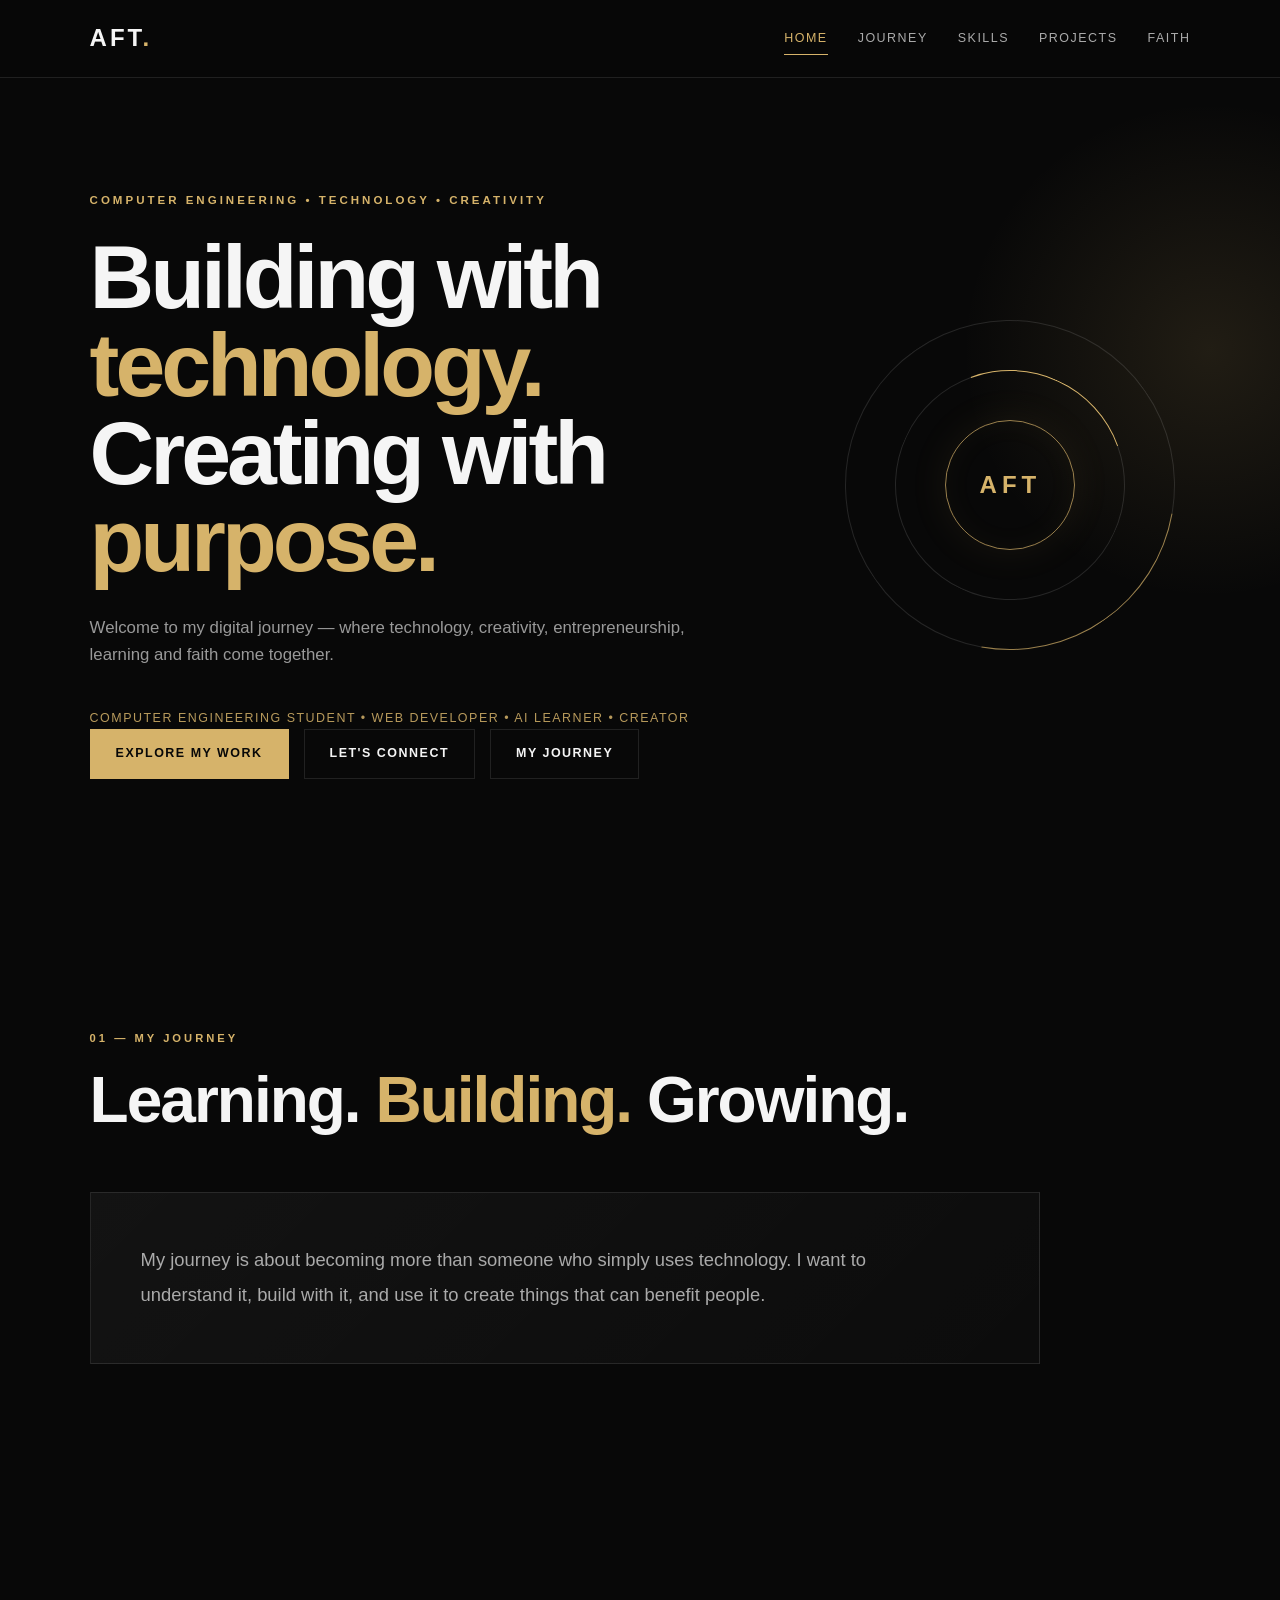
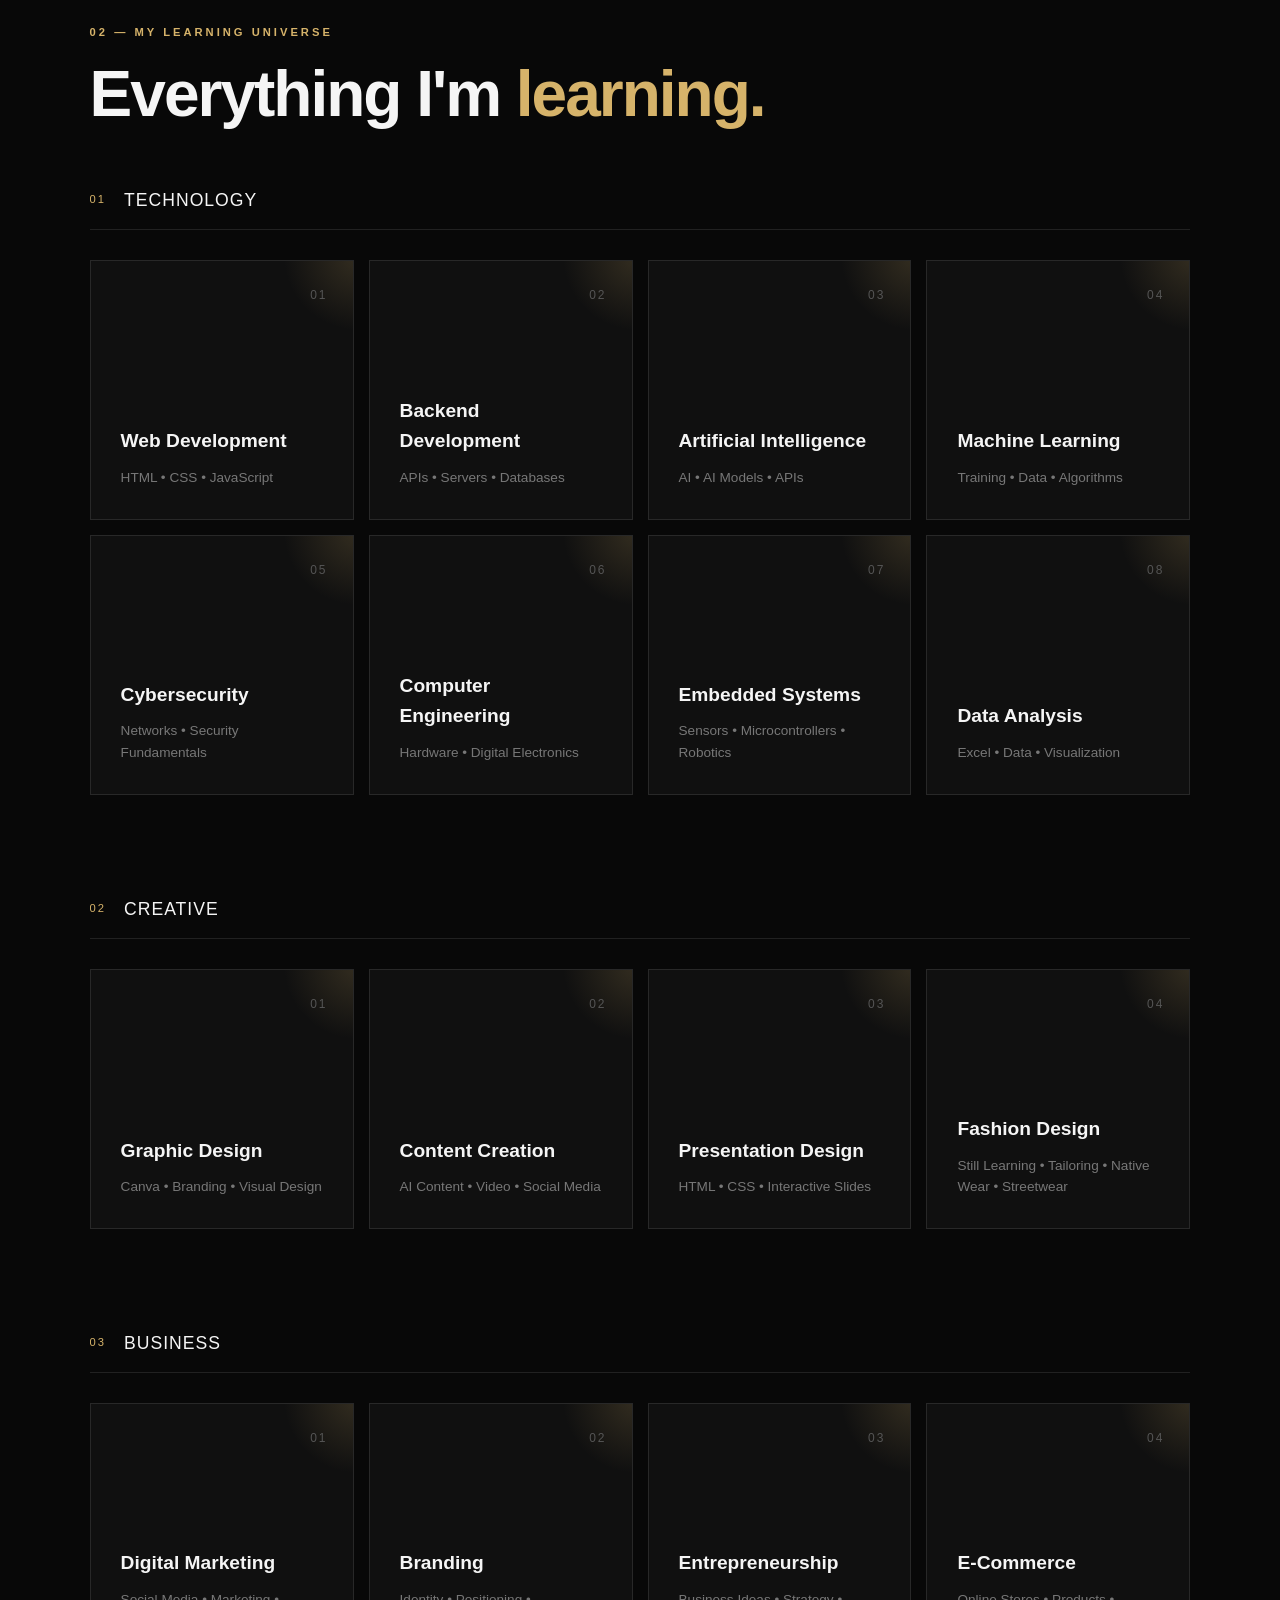
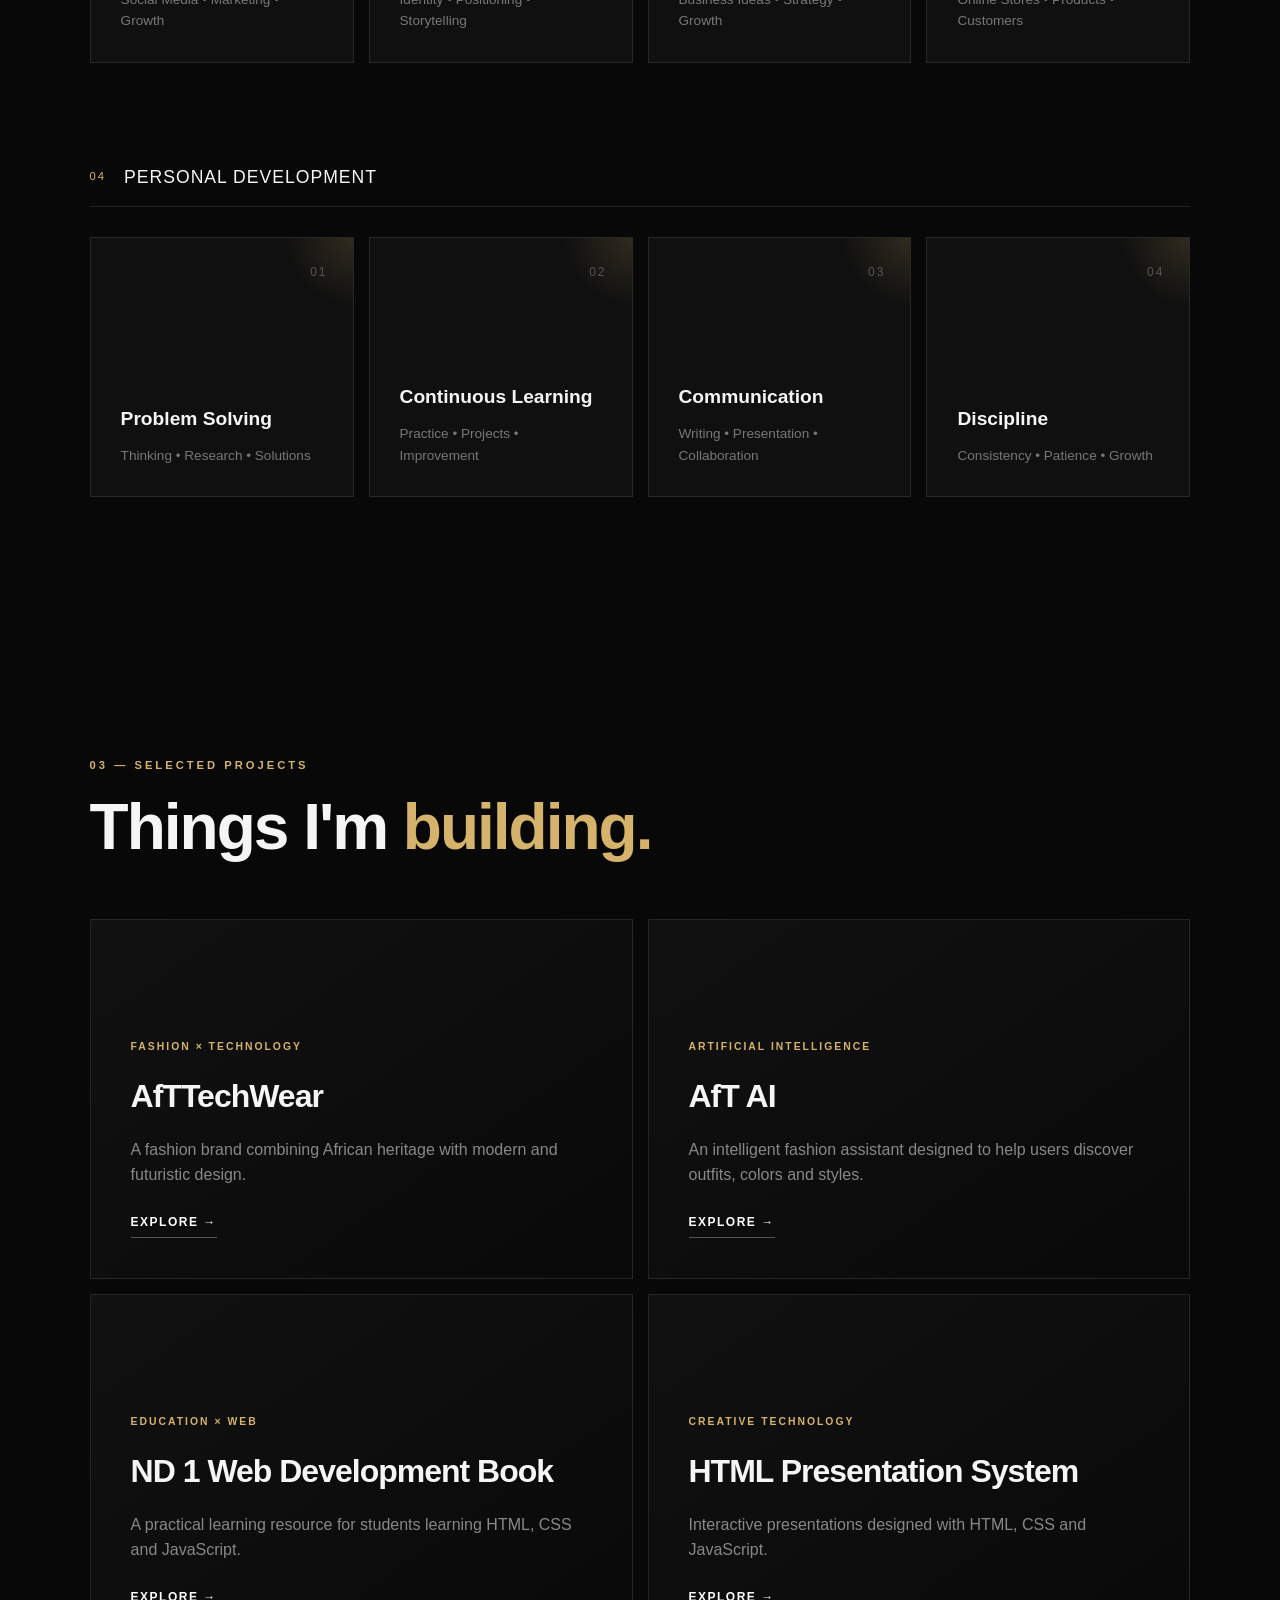
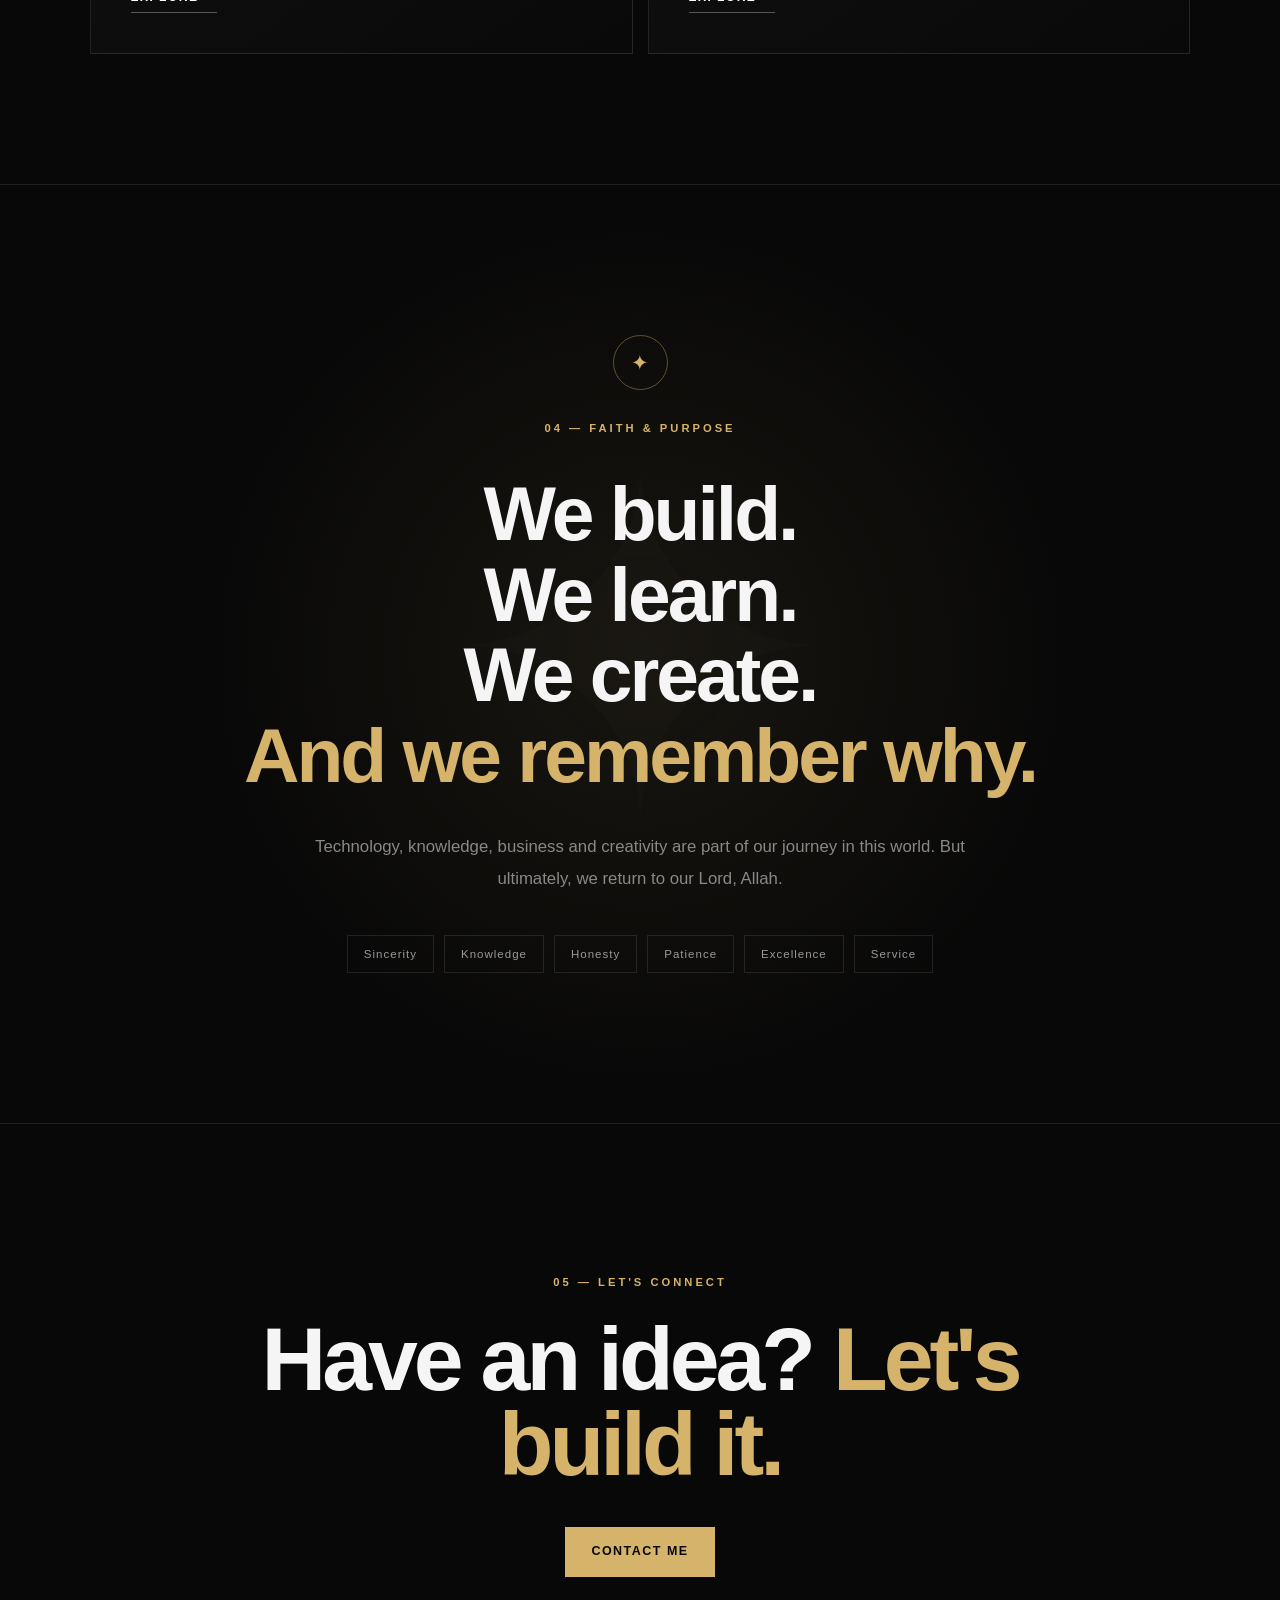
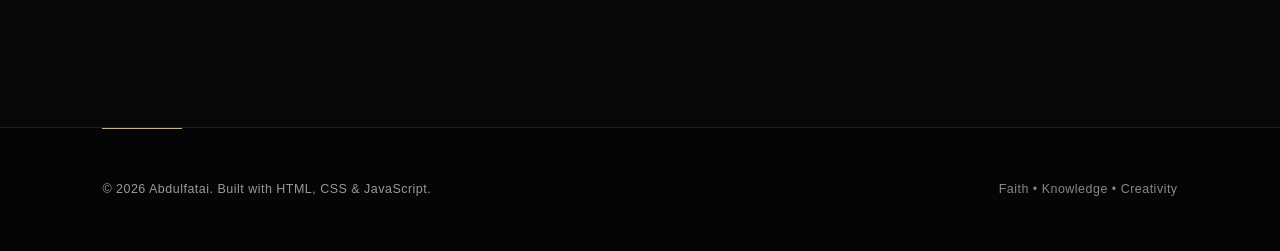
<file: Index.html>
<!DOCTYPE html>
<html lang="en">
<head>
    <meta charset="UTF-8">
    <meta name="viewport" content="width=device-width, initial-scale=1.0">

    <title>Abdulfatai | Developer • Creator • Entrepreneur</title>

    <meta
        name="description"
        content="The personal portfolio of Abdulfatai — exploring technology, creativity, entrepreneurship, learning and faith."
    >

    <link rel="stylesheet" href="style.css">
</head>

<body>
<a id="top"></a>
    <!-- Navigation -->
    <header class="navbar">

        <a href="#home" class="logo">
            AFT<span>.</span>
        </a>

        <nav>
            <a href="#home">Home</a>
            <a href="#journey">Journey</a>
            <a href="#skills">Skills</a>
            <a href="#projects">Projects</a>
            <a href="#faith">Faith</a>
        </nav>

    </header>


    <!-- Hero Section -->
    <main>

        <section id="home" class="hero">

            <div class="hero-content">

                <p class="eyebrow">
                    COMPUTER ENGINEERING • TECHNOLOGY • CREATIVITY
                </p>

                <h1>
                    Building with
                    <span>technology.</span>
                    <br>
                    Creating with
                    <span>purpose.</span>
                </h1>

                <p class="hero-text">
                    Welcome to my digital journey — where technology,
                    creativity, entrepreneurship, learning and faith come together.
                </p>
              <p class="hero-identity">
    Computer Engineering Student • Web Developer • AI Learner • Creator
</p>

                <div class="hero-buttons">

                    <a href="#projects" class="btn primary">
                        Explore My Work
                    </a>
<a href="#contact" class="btn secondary">Let's Connect</a>
                    <a href="#journey" class="btn secondary">
                        My Journey
                    </a>

                </div>

            </div>


            <div class="hero-orbit">

                <div class="orbit orbit-one"></div>
                <div class="orbit orbit-two"></div>

                <div class="core">
                    AFT
                </div>

            </div>

        </section>


        <!-- Journey -->
        <section id="journey" class="section">

            <div class="section-heading">

                <p>01 — MY JOURNEY</p>

                <h2>
                    Learning.
                    <span>Building.</span>
                    Growing.
                </h2>

            </div>

            <div class="journey-card">

                <p>
                    My journey is about becoming more than someone who
                    simply uses technology. I want to understand it,
                    build with it, and use it to create things that can
                    benefit people.
                </p>

            </div>

        </section>


<!-- Skills -->
<section id="skills" class="section">

    <div class="section-heading">

        <p>02 — MY LEARNING UNIVERSE</p>

        <h2>
            Everything I'm
            <span>learning.</span>
        </h2>

    </div>


    <!-- TECHNOLOGY -->

    <div class="learning-group">

        <div class="group-title">
            <span>01</span>
            <h3>Technology</h3>
        </div>

        <div class="skills-grid">

            <div class="skill-card">
                <span>01</span>
                <h3>Web Development</h3>
                <p>HTML • CSS • JavaScript</p>
            </div>

            <div class="skill-card">
                <span>02</span>
                <h3>Backend Development</h3>
                <p>APIs • Servers • Databases</p>
            </div>

            <div class="skill-card">
                <span>03</span>
                <h3>Artificial Intelligence</h3>
                <p>AI • AI Models • APIs</p>
            </div>

            <div class="skill-card">
                <span>04</span>
                <h3>Machine Learning</h3>
                <p>Training • Data • Algorithms</p>
            </div>

            <div class="skill-card">
                <span>05</span>
                <h3>Cybersecurity</h3>
                <p>Networks • Security Fundamentals</p>
            </div>

            <div class="skill-card">
                <span>06</span>
                <h3>Computer Engineering</h3>
                <p>Hardware • Digital Electronics</p>
            </div>

            <div class="skill-card">
                <span>07</span>
                <h3>Embedded Systems</h3>
                <p>Sensors • Microcontrollers • Robotics</p>
            </div>

            <div class="skill-card">
                <span>08</span>
                <h3>Data Analysis</h3>
                <p>Excel • Data • Visualization</p>
            </div>

        </div>

    </div>


    <!-- CREATIVE -->

    <div class="learning-group">

        <div class="group-title">
            <span>02</span>
            <h3>Creative</h3>
        </div>

        <div class="skills-grid">

            <div class="skill-card">
                <span>01</span>
                <h3>Graphic Design</h3>
                <p>Canva • Branding • Visual Design</p>
            </div>

            <div class="skill-card">
                <span>02</span>
                <h3>Content Creation</h3>
                <p>AI Content • Video • Social Media</p>
            </div>

            <div class="skill-card">
                <span>03</span>
                <h3>Presentation Design</h3>
                <p>HTML • CSS • Interactive Slides</p>
            </div>

            <div class="skill-card">
                <span>04</span>
                <h3>Fashion Design</h3>
<p>Still Learning • Tailoring • Native Wear • Streetwear</p>
            </div>

        </div>

    </div>


    <!-- BUSINESS -->

    <div class="learning-group">

        <div class="group-title">
            <span>03</span>
            <h3>Business</h3>
        </div>

        <div class="skills-grid">

            <div class="skill-card">
                <span>01</span>
                <h3>Digital Marketing</h3>
                <p>Social Media • Marketing • Growth</p>
            </div>

            <div class="skill-card">
                <span>02</span>
                <h3>Branding</h3>
                <p>Identity • Positioning • Storytelling</p>
            </div>

            <div class="skill-card">
                <span>03</span>
                <h3>Entrepreneurship</h3>
                <p>Business Ideas • Strategy • Growth</p>
            </div>

            <div class="skill-card">
                <span>04</span>
                <h3>E-Commerce</h3>
                <p>Online Stores • Products • Customers</p>
            </div>

        </div>

    </div>


    <!-- PERSONAL DEVELOPMENT -->

    <div class="learning-group">

        <div class="group-title">
            <span>04</span>
            <h3>Personal Development</h3>
        </div>

        <div class="skills-grid">

            <div class="skill-card">
                <span>01</span>
                <h3>Problem Solving</h3>
                <p>Thinking • Research • Solutions</p>
            </div>

            <div class="skill-card">
                <span>02</span>
                <h3>Continuous Learning</h3>
                <p>Practice • Projects • Improvement</p>
            </div>

            <div class="skill-card">
                <span>03</span>
                <h3>Communication</h3>
                <p>Writing • Presentation • Collaboration</p>
            </div>

            <div class="skill-card">
                <span>04</span>
                <h3>Discipline</h3>
                <p>Consistency • Patience • Growth</p>
            </div>

        </div>

    </div>

</section>


        <!-- Projects -->
        <section id="projects" class="section">

            <div class="section-heading">

                <p>03 — SELECTED PROJECTS</p>

                <h2>
                    Things I'm
                    <span>building.</span>
                </h2>

            </div>


            <div class="projects-grid">

                <article class="project-card">

                    <small>FASHION × TECHNOLOGY</small>

                    <h3>AfTTechWear</h3>

                    <p>
                        A fashion brand combining African heritage
                        with modern and futuristic design.
                    </p>

<a href="afttechwear.html">Explore →</a>

                </article>


                <article class="project-card">

                    <small>ARTIFICIAL INTELLIGENCE</small>

                    <h3>AfT AI</h3>

                    <p>
                        An intelligent fashion assistant designed
                        to help users discover outfits, colors and styles.
                    </p>

                    <a href="#">Explore →</a>

                </article>


                <article class="project-card">

                    <small>EDUCATION × WEB</small>

                    <h3>ND 1 Web Development Book</h3>

                    <p>
                        A practical learning resource for students
                        learning HTML, CSS and JavaScript.
                    </p>

                    <a href="#">Explore →</a>

                </article>


                <article class="project-card">

                    <small>CREATIVE TECHNOLOGY</small>

                    <h3>HTML Presentation System</h3>

                    <p>
                        Interactive presentations designed with
                        HTML, CSS and JavaScript.
                    </p>

                    <a href="#">Explore →</a>

                </article>

            </div>

        </section>


        <!-- Faith -->
        <section id="faith" class="faith-section">

            <div class="faith-symbol">
                ✦
            </div>

            <p class="faith-label">
                04 — FAITH & PURPOSE
            </p>

            <h2>
                We build.
                <br>
                We learn.
                <br>
                We create.
                <br>
                <span>And we remember why.</span>
            </h2>

            <p class="faith-text">
                Technology, knowledge, business and creativity are
                part of our journey in this world. But ultimately,
                we return to our Lord, Allah.
            </p>

            <div class="values">

                <span>Sincerity</span>
                <span>Knowledge</span>
                <span>Honesty</span>
                <span>Patience</span>
                <span>Excellence</span>
                <span>Service</span>

            </div>

        </section>


        <!-- Contact -->
        <section class="contact section">

            <p>05 — LET'S CONNECT</p>

            <h2>
                Have an idea?
                <span>Let's build it.</span>
            </h2>

            <a href="mailto:your@email.com" class="btn primary">
                Contact Me
            </a>

        </section>

    </main>


    <!-- Footer -->
    <footer>

        <p>
            © 2026 Abdulfatai. Built with HTML, CSS & JavaScript.
        </p>

        <p>
            Faith • Knowledge • Creativity
        </p>

    </footer>


    <script src="script.js"></script>
<a href="#top" class="back-to-top" aria-label="Back to top">↑</a>
  
</body>
</html>
</file>
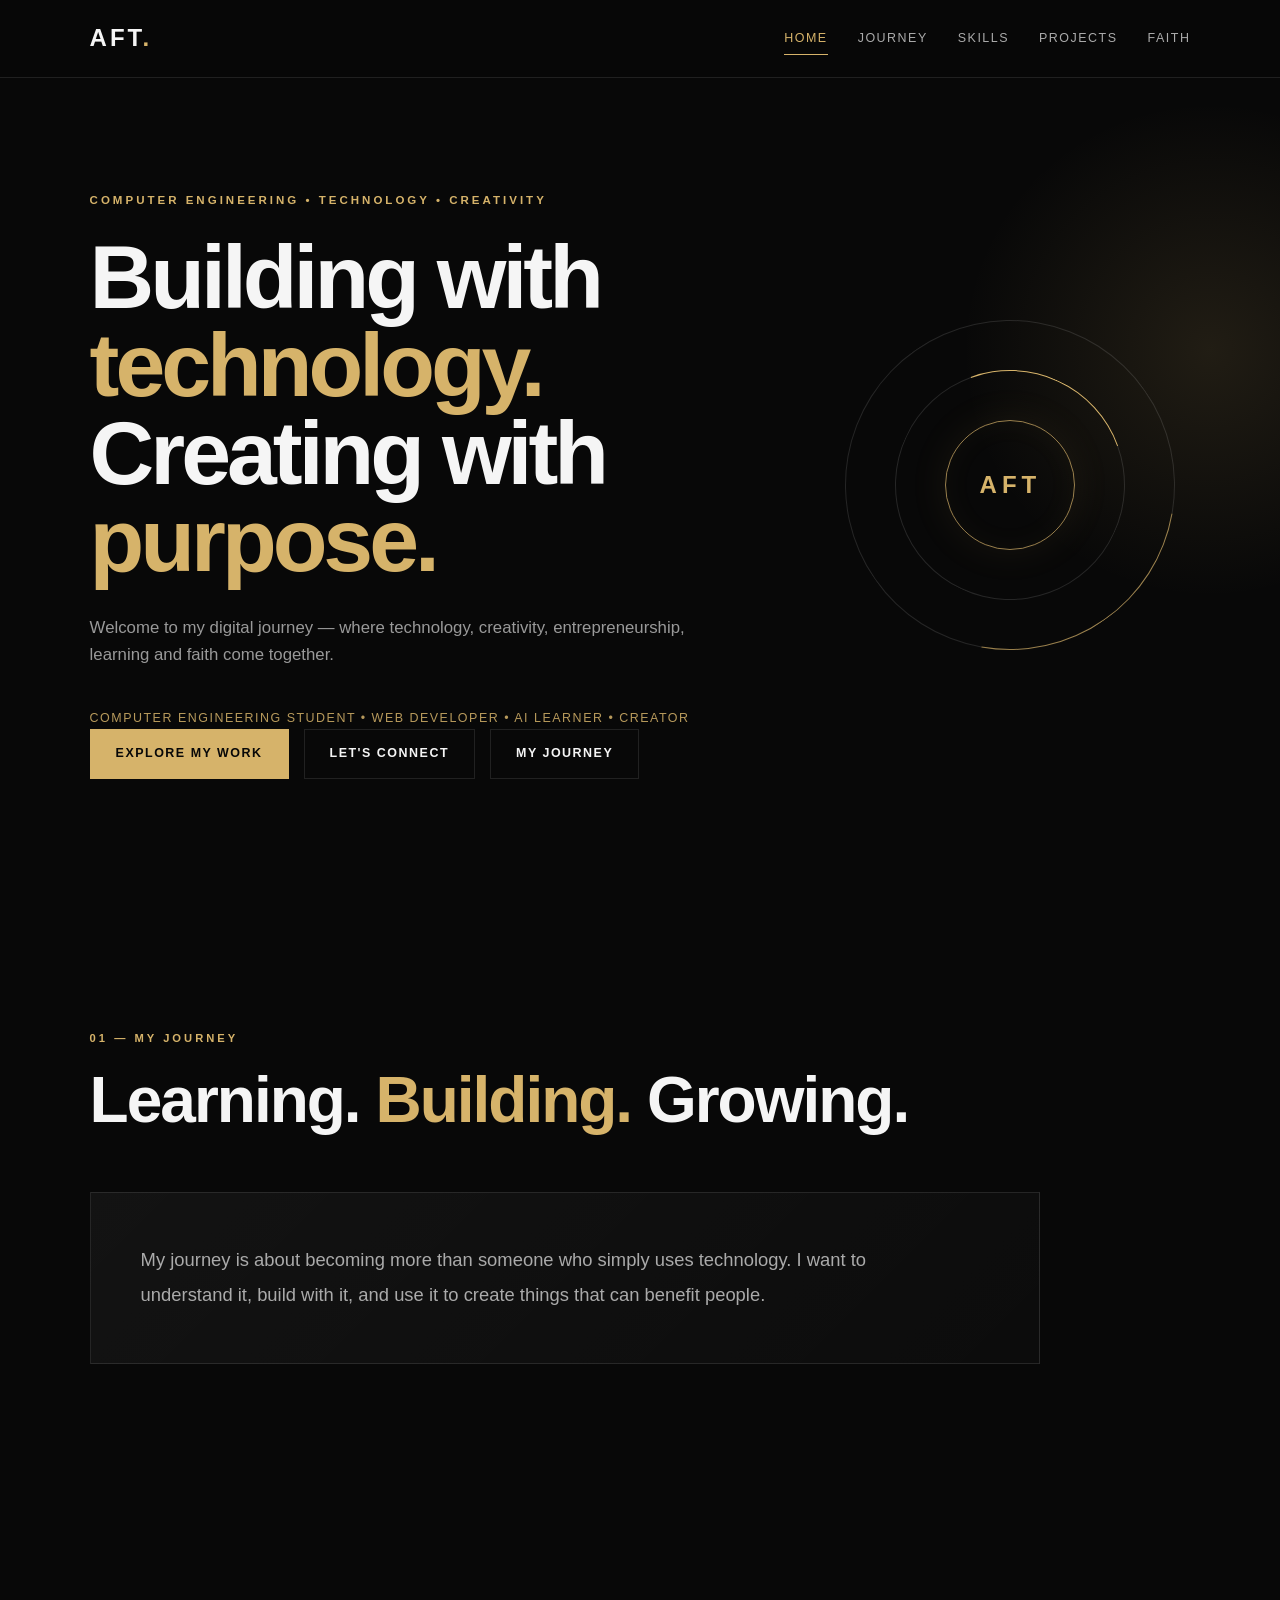
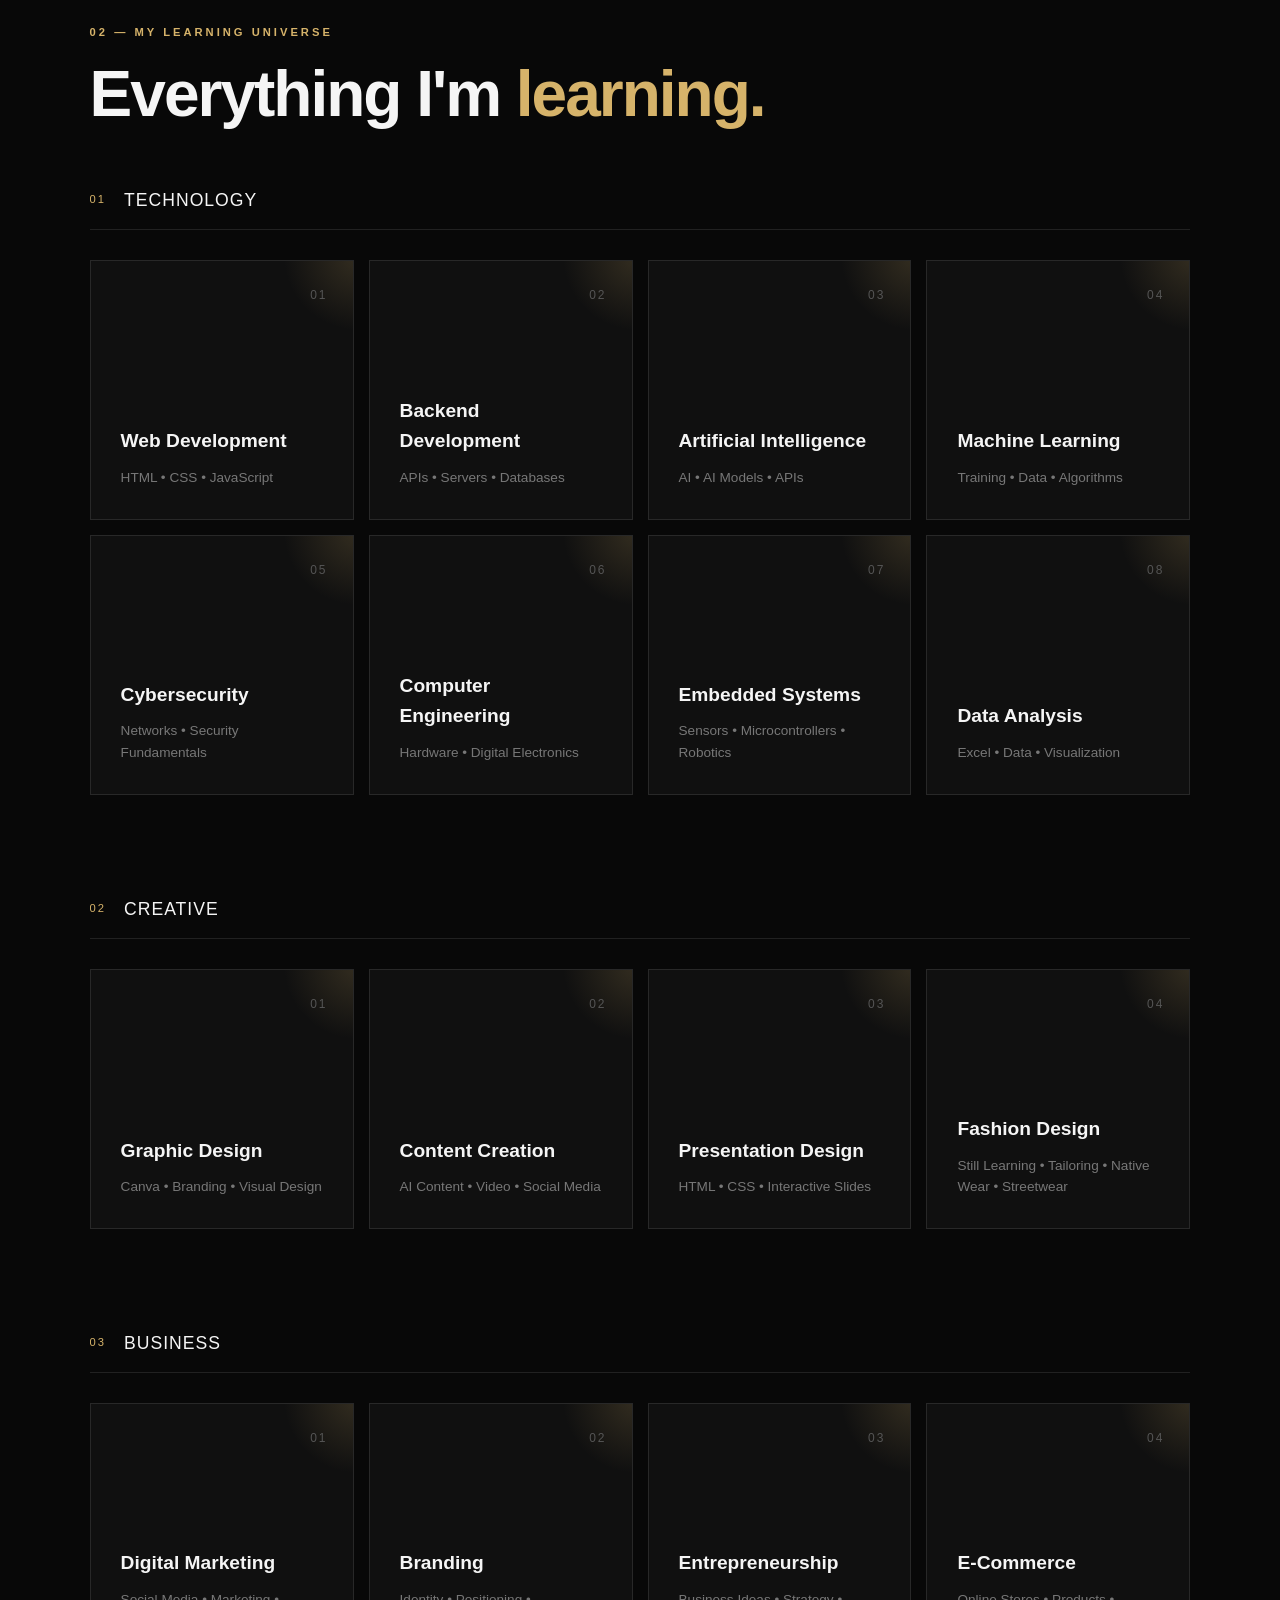
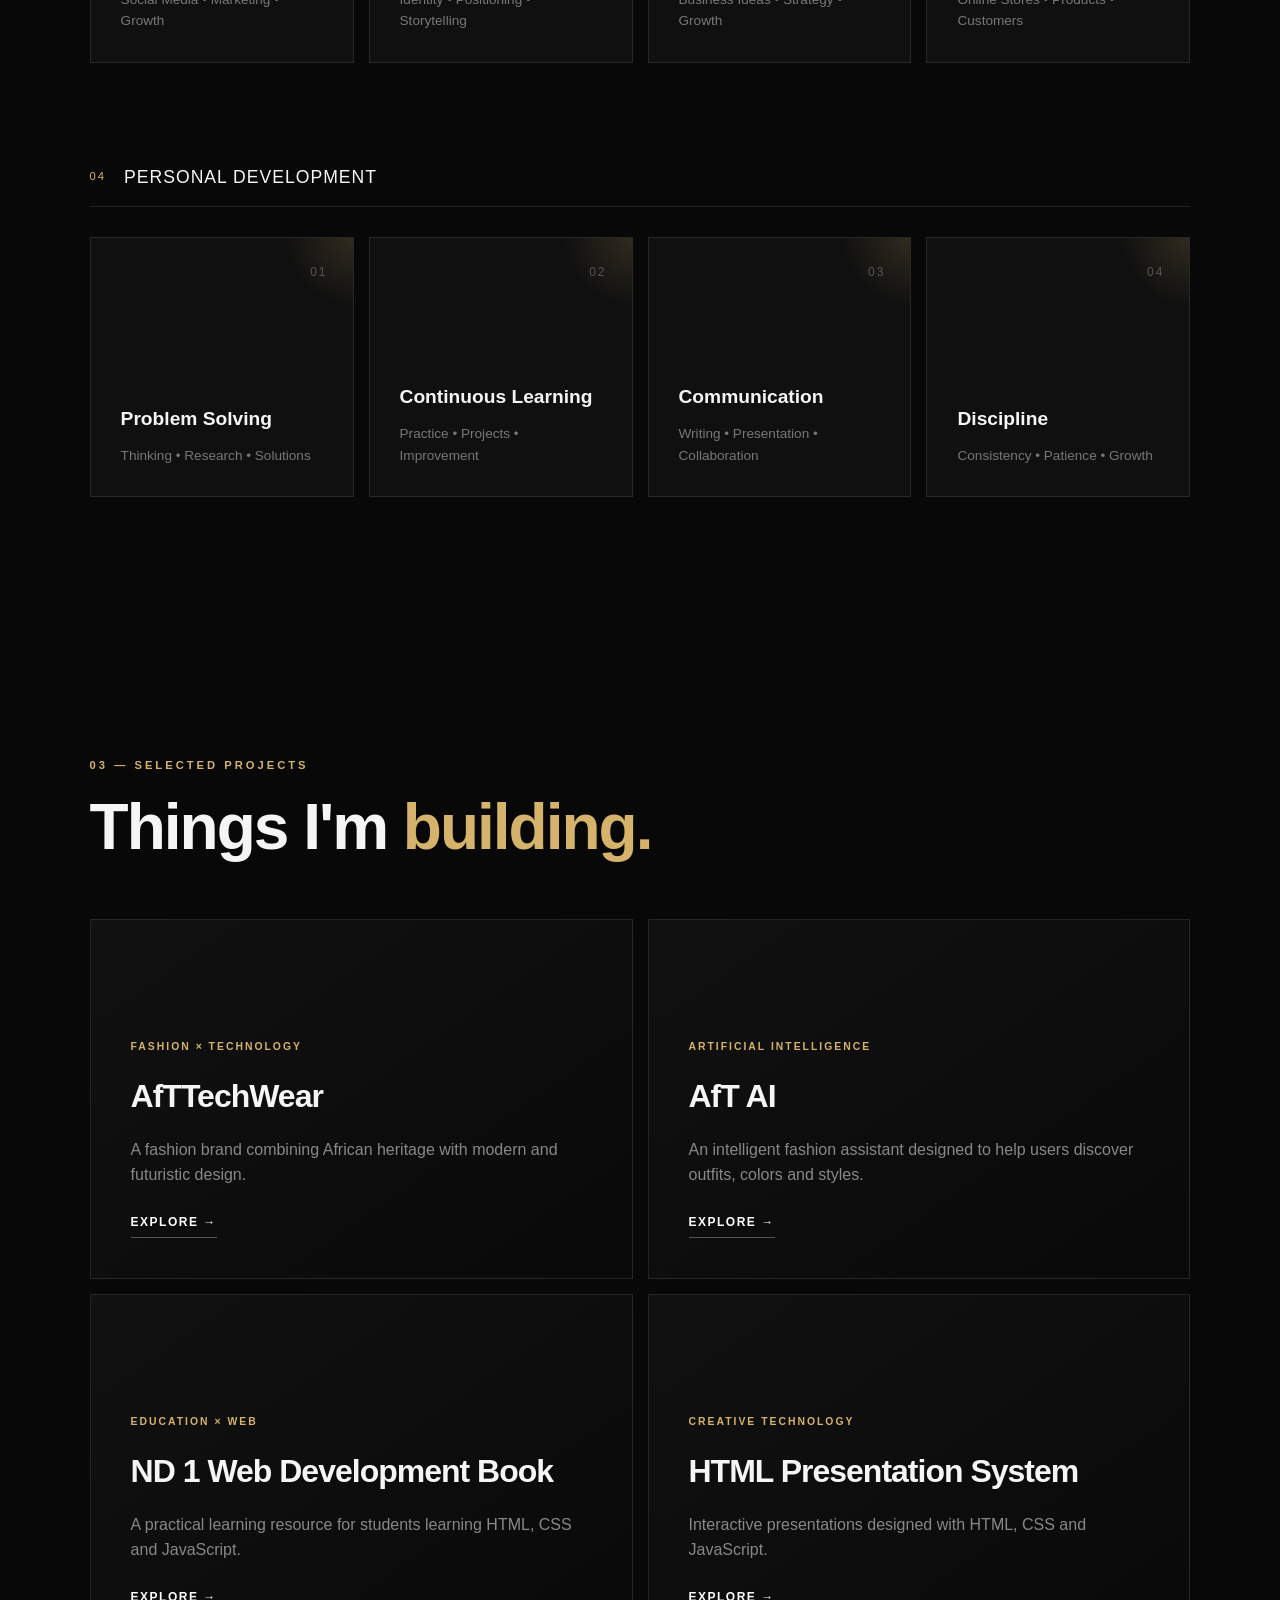
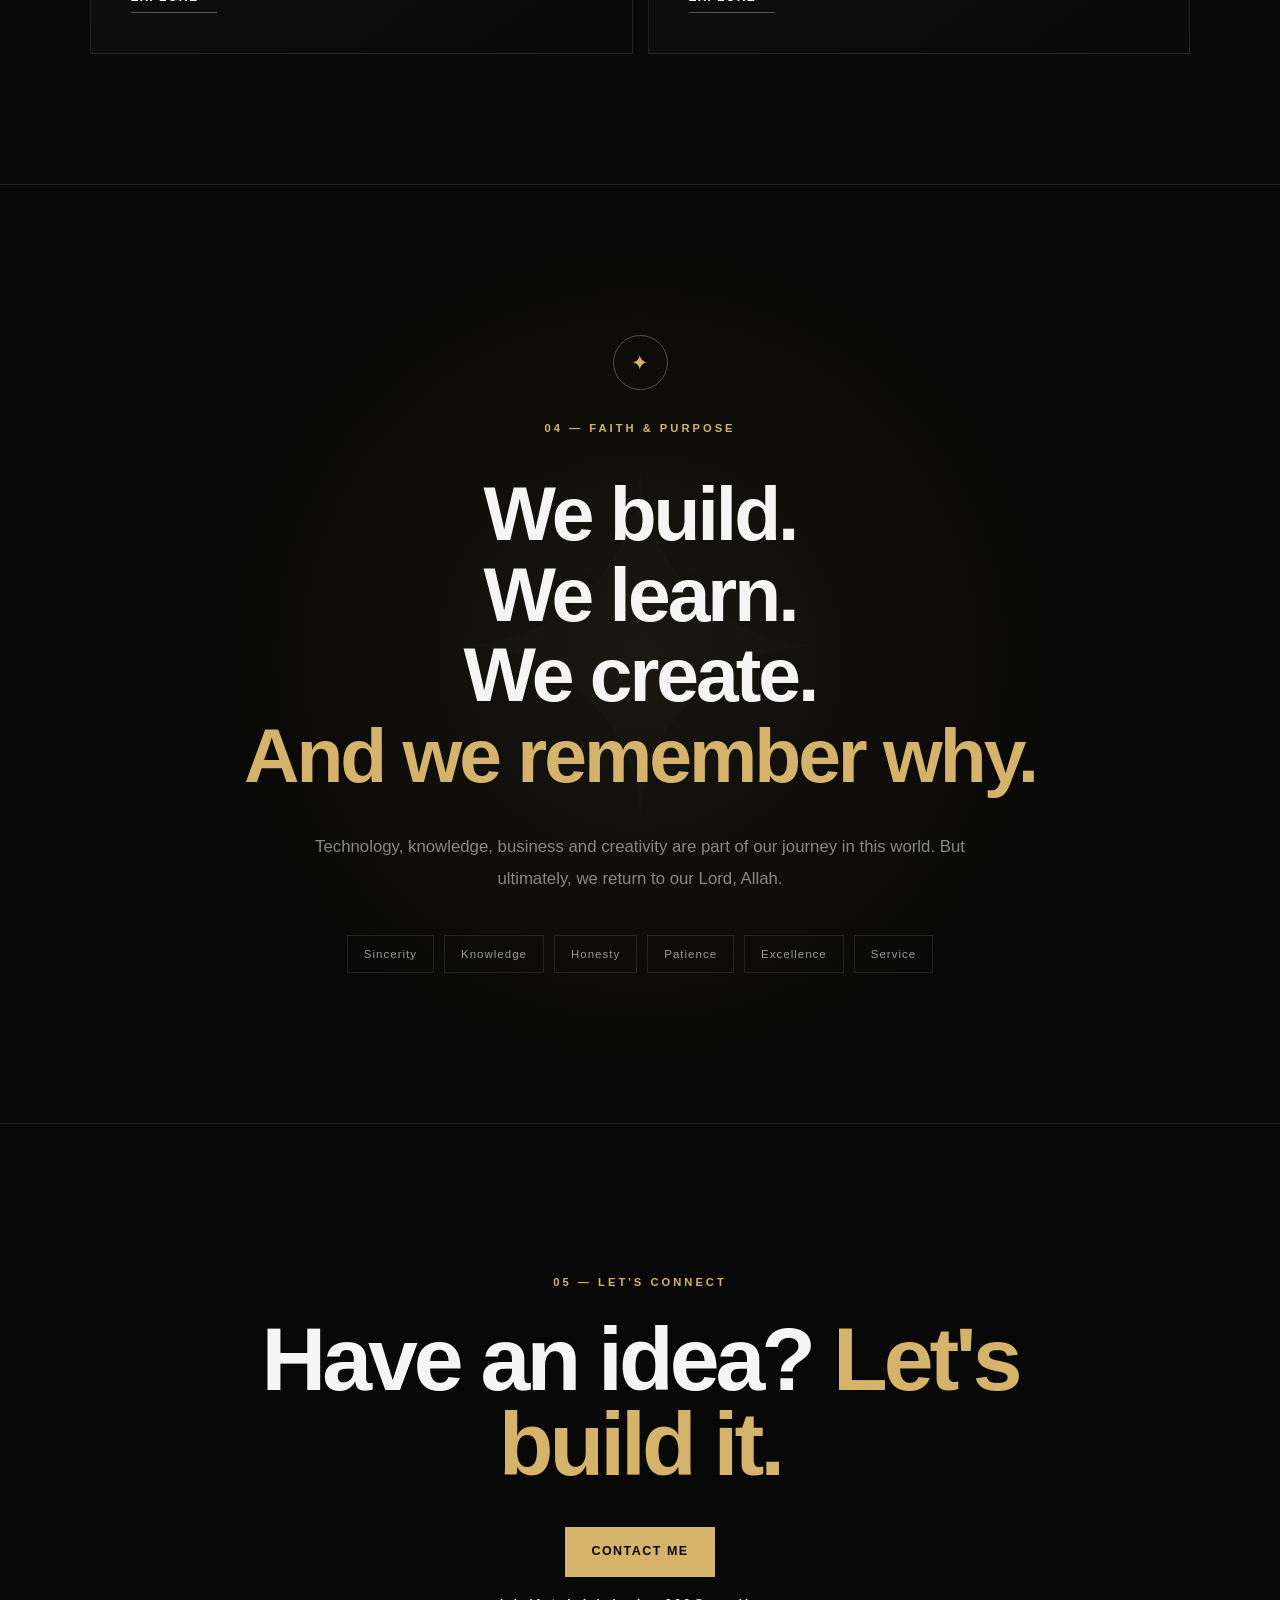
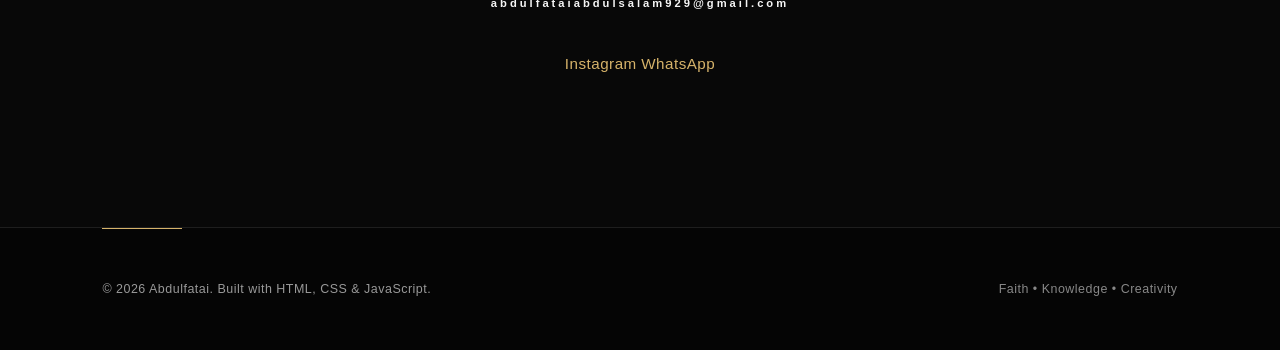
<file: index.html>
<!DOCTYPE html>
<html lang="en">
<head>
    <meta charset="UTF-8">
    <meta name="viewport" content="width=device-width, initial-scale=1.0">

    <title>Abdulfatai | Developer • Creator • Entrepreneur</title>

    <meta
        name="description"
        content="The personal portfolio of Abdulfatai — exploring technology, creativity, entrepreneurship, learning and faith."
    >

    <link rel="stylesheet" href="style.css">
</head>

<body>
<a id="top"></a>
    <!-- Navigation -->
    <header class="navbar">

        <a href="#home" class="logo">
            AFT<span>.</span>
        </a>

        <nav>
            <a href="#home">Home</a>
            <a href="#journey">Journey</a>
            <a href="#skills">Skills</a>
            <a href="#projects">Projects</a>
            <a href="#faith">Faith</a>
        </nav>

    </header>


    <!-- Hero Section -->
    <main>

        <section id="home" class="hero">

            <div class="hero-content">

                <p class="eyebrow">
                    COMPUTER ENGINEERING • TECHNOLOGY • CREATIVITY
                </p>

                <h1>
                    Building with
                    <span>technology.</span>
                    <br>
                    Creating with
                    <span>purpose.</span>
                </h1>

                <p class="hero-text">
                    Welcome to my digital journey — where technology,
                    creativity, entrepreneurship, learning and faith come together.
                </p>
              <p class="hero-identity">
    Computer Engineering Student • Web Developer • AI Learner • Creator
</p>

                <div class="hero-buttons">

                    <a href="#projects" class="btn primary">
                        Explore My Work
                    </a>
<a href="#contact" class="btn secondary">Let's Connect</a>
                    <a href="#journey" class="btn secondary">
                        My Journey
                    </a>

                </div>

            </div>


            <div class="hero-orbit">

                <div class="orbit orbit-one"></div>
                <div class="orbit orbit-two"></div>

                <div class="core">
                    AFT
                </div>

            </div>

        </section>


        <!-- Journey -->
        <section id="journey" class="section">

            <div class="section-heading">

                <p>01 — MY JOURNEY</p>

                <h2>
                    Learning.
                    <span>Building.</span>
                    Growing.
                </h2>

            </div>

            <div class="journey-card">

                <p>
                    My journey is about becoming more than someone who
                    simply uses technology. I want to understand it,
                    build with it, and use it to create things that can
                    benefit people.
                </p>

            </div>

        </section>


<!-- Skills -->
<section id="skills" class="section">

    <div class="section-heading">

        <p>02 — MY LEARNING UNIVERSE</p>

        <h2>
            Everything I'm
            <span>learning.</span>
        </h2>

    </div>


    <!-- TECHNOLOGY -->

    <div class="learning-group">

        <div class="group-title">
            <span>01</span>
            <h3>Technology</h3>
        </div>

        <div class="skills-grid">

            <div class="skill-card">
                <span>01</span>
                <h3>Web Development</h3>
                <p>HTML • CSS • JavaScript</p>
            </div>

            <div class="skill-card">
                <span>02</span>
                <h3>Backend Development</h3>
                <p>APIs • Servers • Databases</p>
            </div>

            <div class="skill-card">
                <span>03</span>
                <h3>Artificial Intelligence</h3>
                <p>AI • AI Models • APIs</p>
            </div>

            <div class="skill-card">
                <span>04</span>
                <h3>Machine Learning</h3>
                <p>Training • Data • Algorithms</p>
            </div>

            <div class="skill-card">
                <span>05</span>
                <h3>Cybersecurity</h3>
                <p>Networks • Security Fundamentals</p>
            </div>

            <div class="skill-card">
                <span>06</span>
                <h3>Computer Engineering</h3>
                <p>Hardware • Digital Electronics</p>
            </div>

            <div class="skill-card">
                <span>07</span>
                <h3>Embedded Systems</h3>
                <p>Sensors • Microcontrollers • Robotics</p>
            </div>

            <div class="skill-card">
                <span>08</span>
                <h3>Data Analysis</h3>
                <p>Excel • Data • Visualization</p>
            </div>

        </div>

    </div>


    <!-- CREATIVE -->

    <div class="learning-group">

        <div class="group-title">
            <span>02</span>
            <h3>Creative</h3>
        </div>

        <div class="skills-grid">

            <div class="skill-card">
                <span>01</span>
                <h3>Graphic Design</h3>
                <p>Canva • Branding • Visual Design</p>
            </div>

            <div class="skill-card">
                <span>02</span>
                <h3>Content Creation</h3>
                <p>AI Content • Video • Social Media</p>
            </div>

            <div class="skill-card">
                <span>03</span>
                <h3>Presentation Design</h3>
                <p>HTML • CSS • Interactive Slides</p>
            </div>

            <div class="skill-card">
                <span>04</span>
                <h3>Fashion Design</h3>
<p>Still Learning • Tailoring • Native Wear • Streetwear</p>
            </div>

        </div>

    </div>


    <!-- BUSINESS -->

    <div class="learning-group">

        <div class="group-title">
            <span>03</span>
            <h3>Business</h3>
        </div>

        <div class="skills-grid">

            <div class="skill-card">
                <span>01</span>
                <h3>Digital Marketing</h3>
                <p>Social Media • Marketing • Growth</p>
            </div>

            <div class="skill-card">
                <span>02</span>
                <h3>Branding</h3>
                <p>Identity • Positioning • Storytelling</p>
            </div>

            <div class="skill-card">
                <span>03</span>
                <h3>Entrepreneurship</h3>
                <p>Business Ideas • Strategy • Growth</p>
            </div>

            <div class="skill-card">
                <span>04</span>
                <h3>E-Commerce</h3>
                <p>Online Stores • Products • Customers</p>
            </div>

        </div>

    </div>


    <!-- PERSONAL DEVELOPMENT -->

    <div class="learning-group">

        <div class="group-title">
            <span>04</span>
            <h3>Personal Development</h3>
        </div>

        <div class="skills-grid">

            <div class="skill-card">
                <span>01</span>
                <h3>Problem Solving</h3>
                <p>Thinking • Research • Solutions</p>
            </div>

            <div class="skill-card">
                <span>02</span>
                <h3>Continuous Learning</h3>
                <p>Practice • Projects • Improvement</p>
            </div>

            <div class="skill-card">
                <span>03</span>
                <h3>Communication</h3>
                <p>Writing • Presentation • Collaboration</p>
            </div>

            <div class="skill-card">
                <span>04</span>
                <h3>Discipline</h3>
                <p>Consistency • Patience • Growth</p>
            </div>

        </div>

    </div>

</section>


        <!-- Projects -->
        <section id="projects" class="section">

            <div class="section-heading">

                <p>03 — SELECTED PROJECTS</p>

                <h2>
                    Things I'm
                    <span>building.</span>
                </h2>

            </div>


            <div class="projects-grid">

                <article class="project-card">

                    <small>FASHION × TECHNOLOGY</small>

                    <h3>AfTTechWear</h3>

                    <p>
                        A fashion brand combining African heritage
                        with modern and futuristic design.
                    </p>

<a href="afttechwear.html">Explore →</a>

                </article>


                <article class="project-card">

                    <small>ARTIFICIAL INTELLIGENCE</small>

                    <h3>AfT AI</h3>

                    <p>
                        An intelligent fashion assistant designed
                        to help users discover outfits, colors and styles.
                    </p>

                    <a href="#">Explore →</a>

                </article>


                <article class="project-card">

                    <small>EDUCATION × WEB</small>

                    <h3>ND 1 Web Development Book</h3>

                    <p>
                        A practical learning resource for students
                        learning HTML, CSS and JavaScript.
                    </p>

                    <a href="#">Explore →</a>

                </article>


                <article class="project-card">

                    <small>CREATIVE TECHNOLOGY</small>

                    <h3>HTML Presentation System</h3>

                    <p>
                        Interactive presentations designed with
                        HTML, CSS and JavaScript.
                    </p>

                    <a href="#">Explore →</a>

                </article>

            </div>

        </section>


        <!-- Faith -->
        <section id="faith" class="faith-section">

            <div class="faith-symbol">
                ✦
            </div>

            <p class="faith-label">
                04 — FAITH & PURPOSE
            </p>

            <h2>
                We build.
                <br>
                We learn.
                <br>
                We create.
                <br>
                <span>And we remember why.</span>
            </h2>

            <p class="faith-text">
                Technology, knowledge, business and creativity are
                part of our journey in this world. But ultimately,
                we return to our Lord, Allah.
            </p>

            <div class="values">

                <span>Sincerity</span>
                <span>Knowledge</span>
                <span>Honesty</span>
                <span>Patience</span>
                <span>Excellence</span>
                <span>Service</span>

            </div>

        </section>


        <!-- Contact -->
        <section class="contact section">

            <p>05 — LET'S CONNECT</p>

            <h2>
                Have an idea?
                <span>Let's build it.</span>
            </h2>

            <a href="mailto:abdulfataiabdulsalam929@gmail.com" class="btn primary">
    Contact Me
            </a>
            <p class="contact-email">
    <a href="mailto:abdulfataiabdulsalam929@gmail.com">
        abdulfataiabdulsalam929@gmail.com
    </a>
    </p>
            <a href="https://www.instagram.com/aftechwear1?stkn=MXF4bGlyb3F3aHl0Yg==" class="contact-social" target="_blank">
    Instagram
            </a>
          <a href="https://wa.me/09158777816" class="contact-social" target="_blank">
    WhatsApp
          </a>

        </section>

    </main>


    <!-- Footer -->
    <footer>

        <p>
            © 2026 Abdulfatai. Built with HTML, CSS & JavaScript.
        </p>

        <p>
            Faith • Knowledge • Creativity
        </p>

    </footer>


    <script src="script.js"></script>
<a href="#top" class="back-to-top" aria-label="Back to top">↑</a>
  
</body>
</html>
</file>
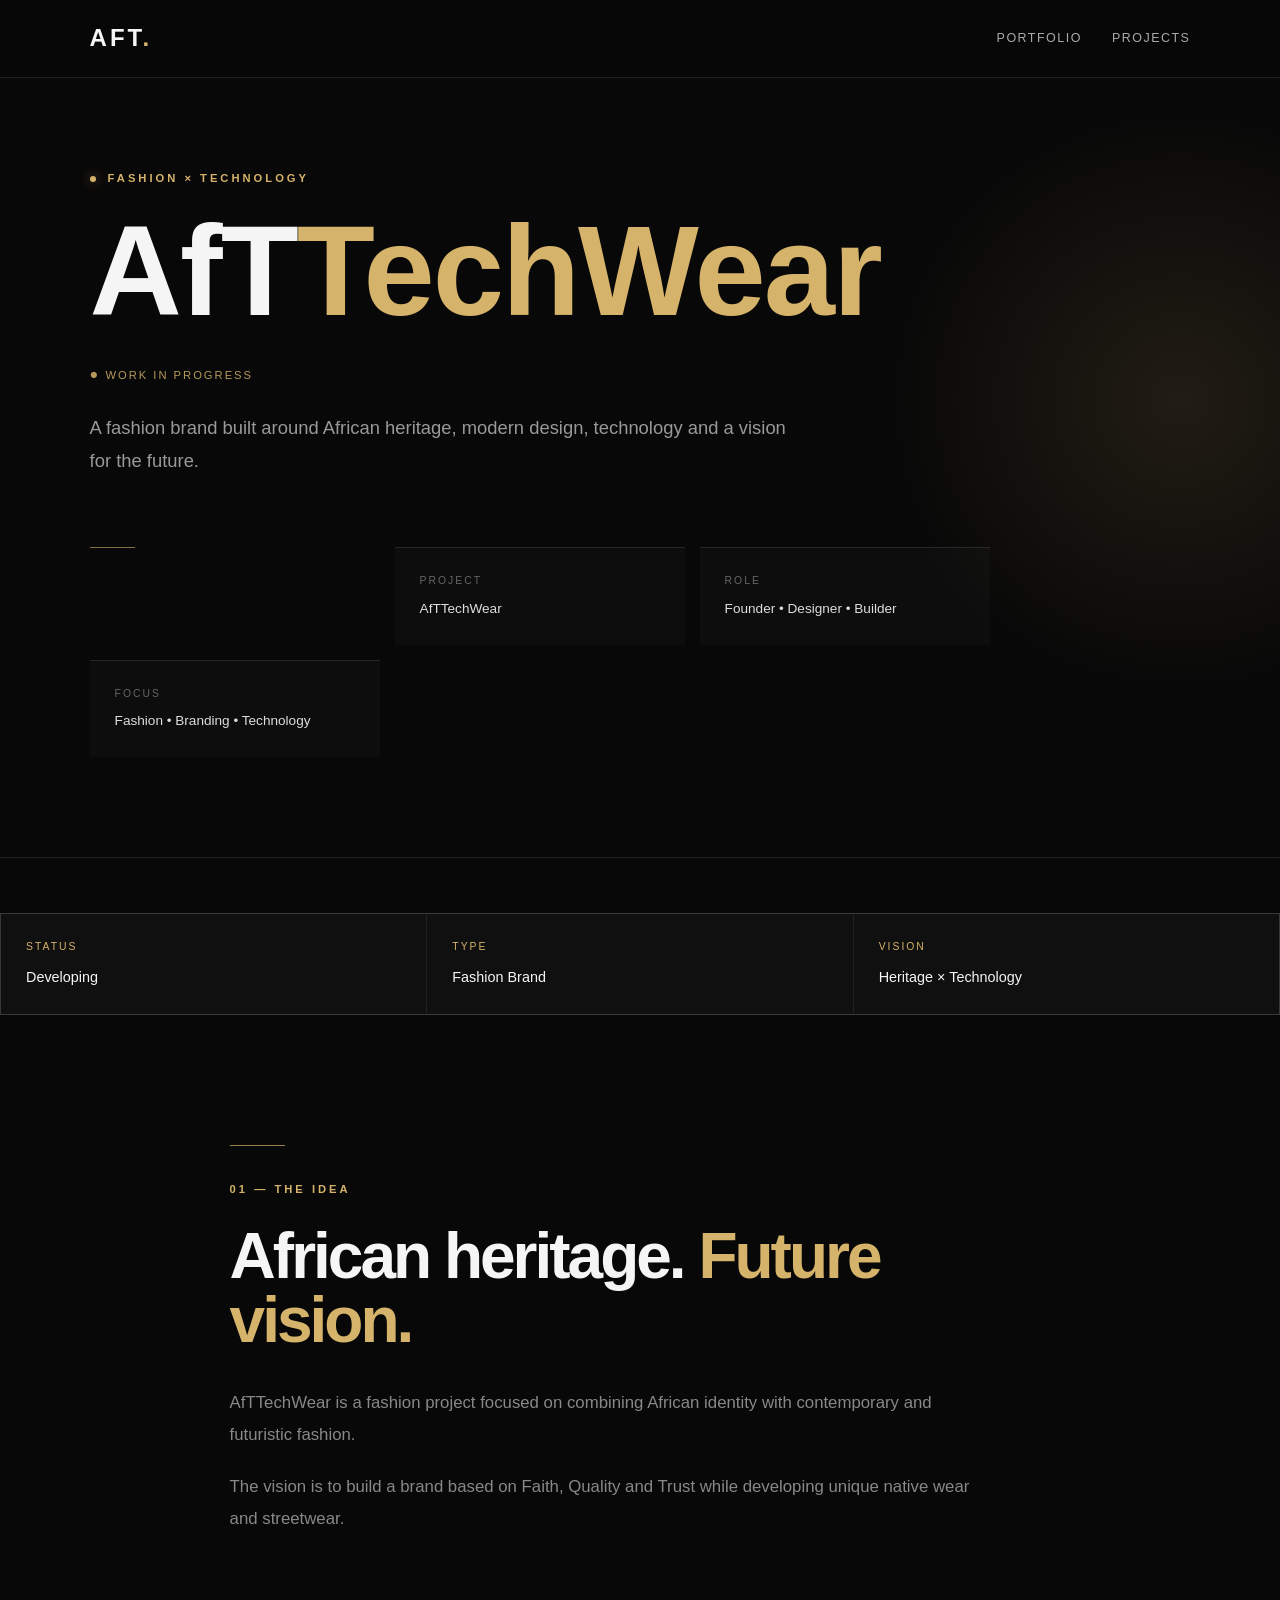
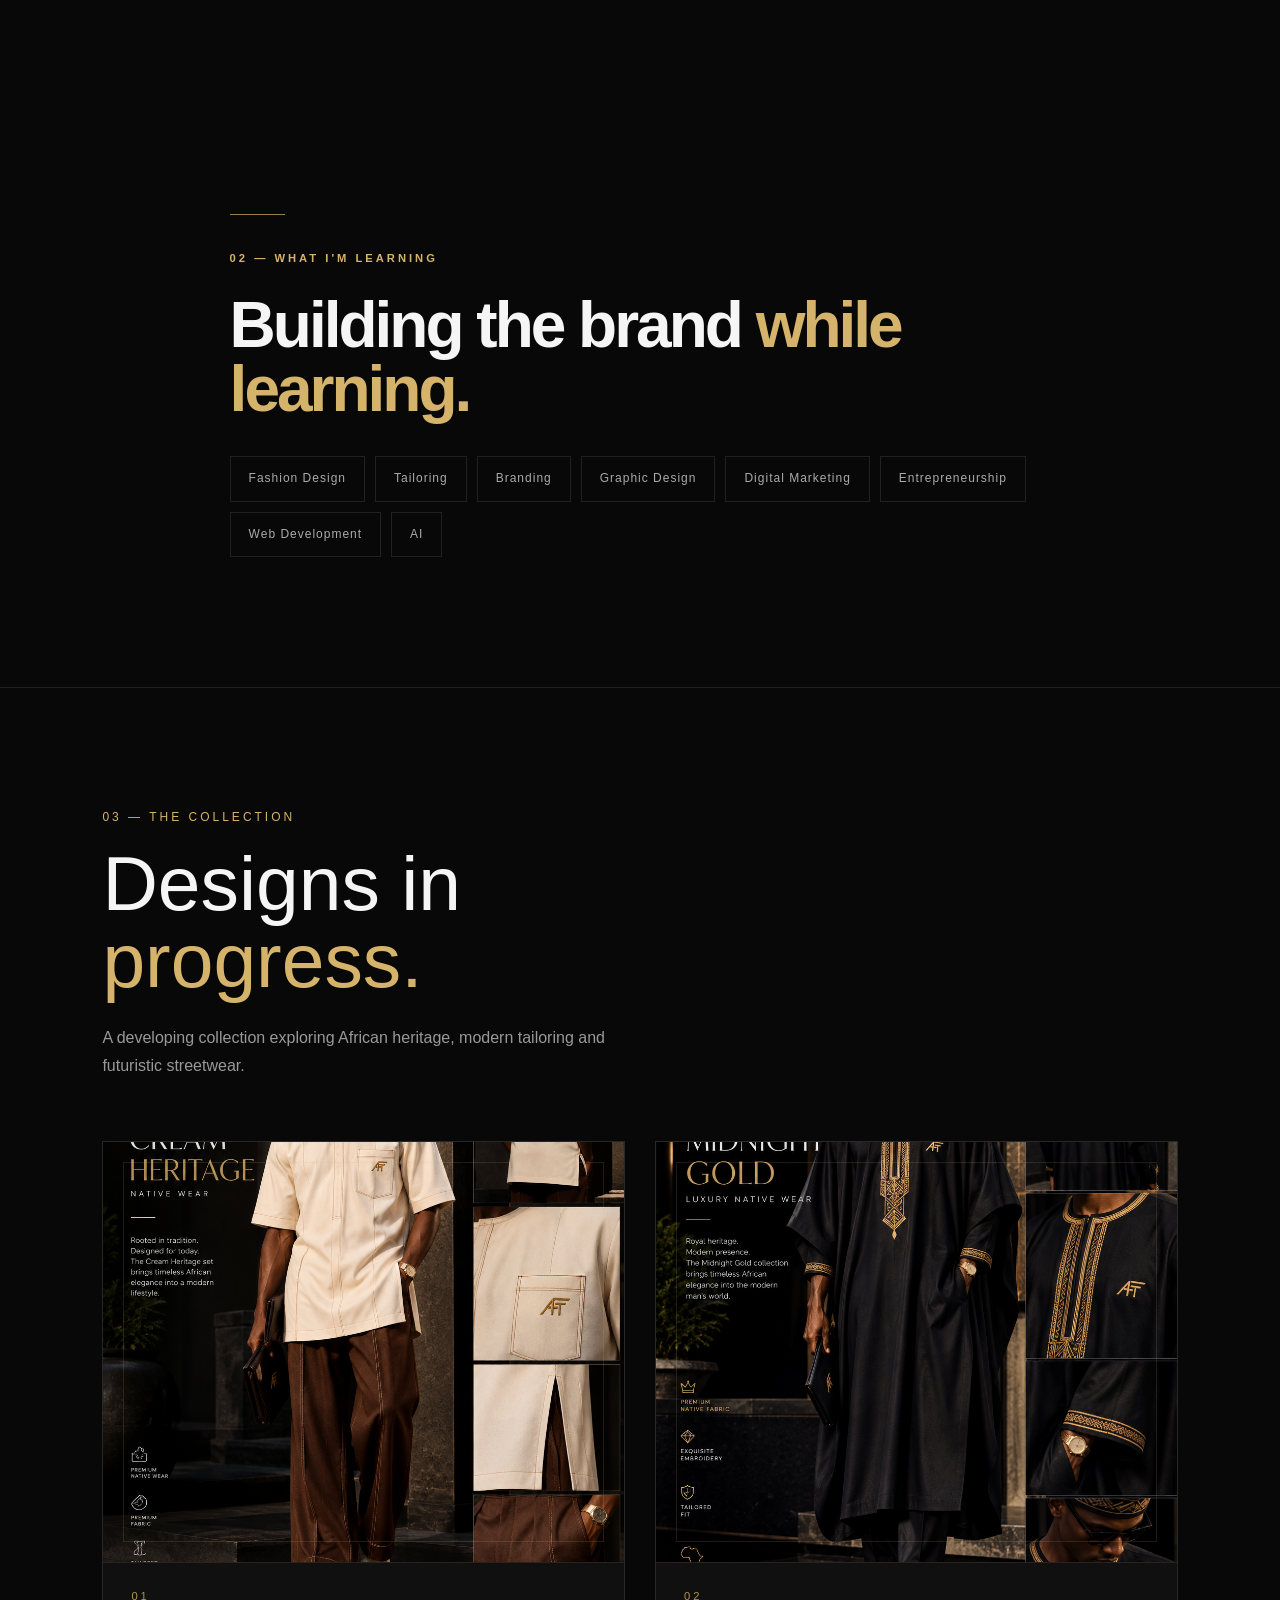
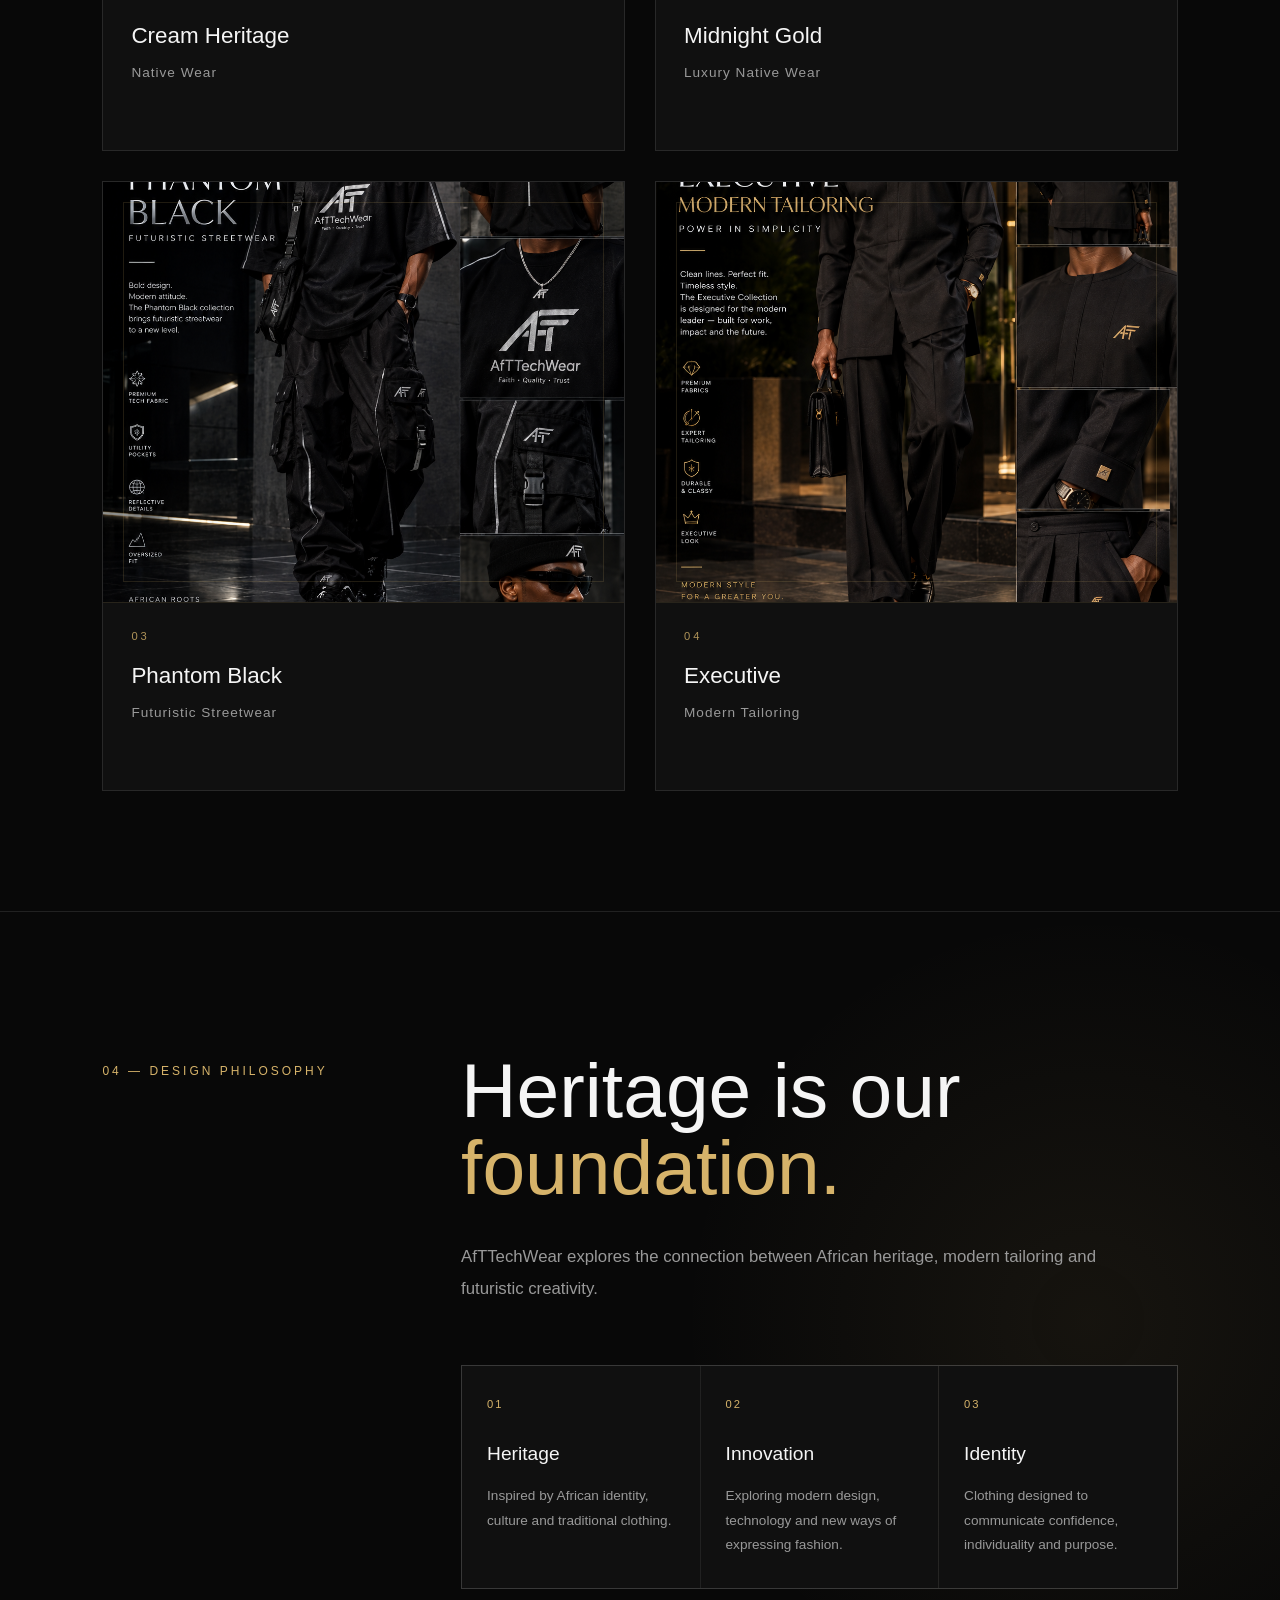
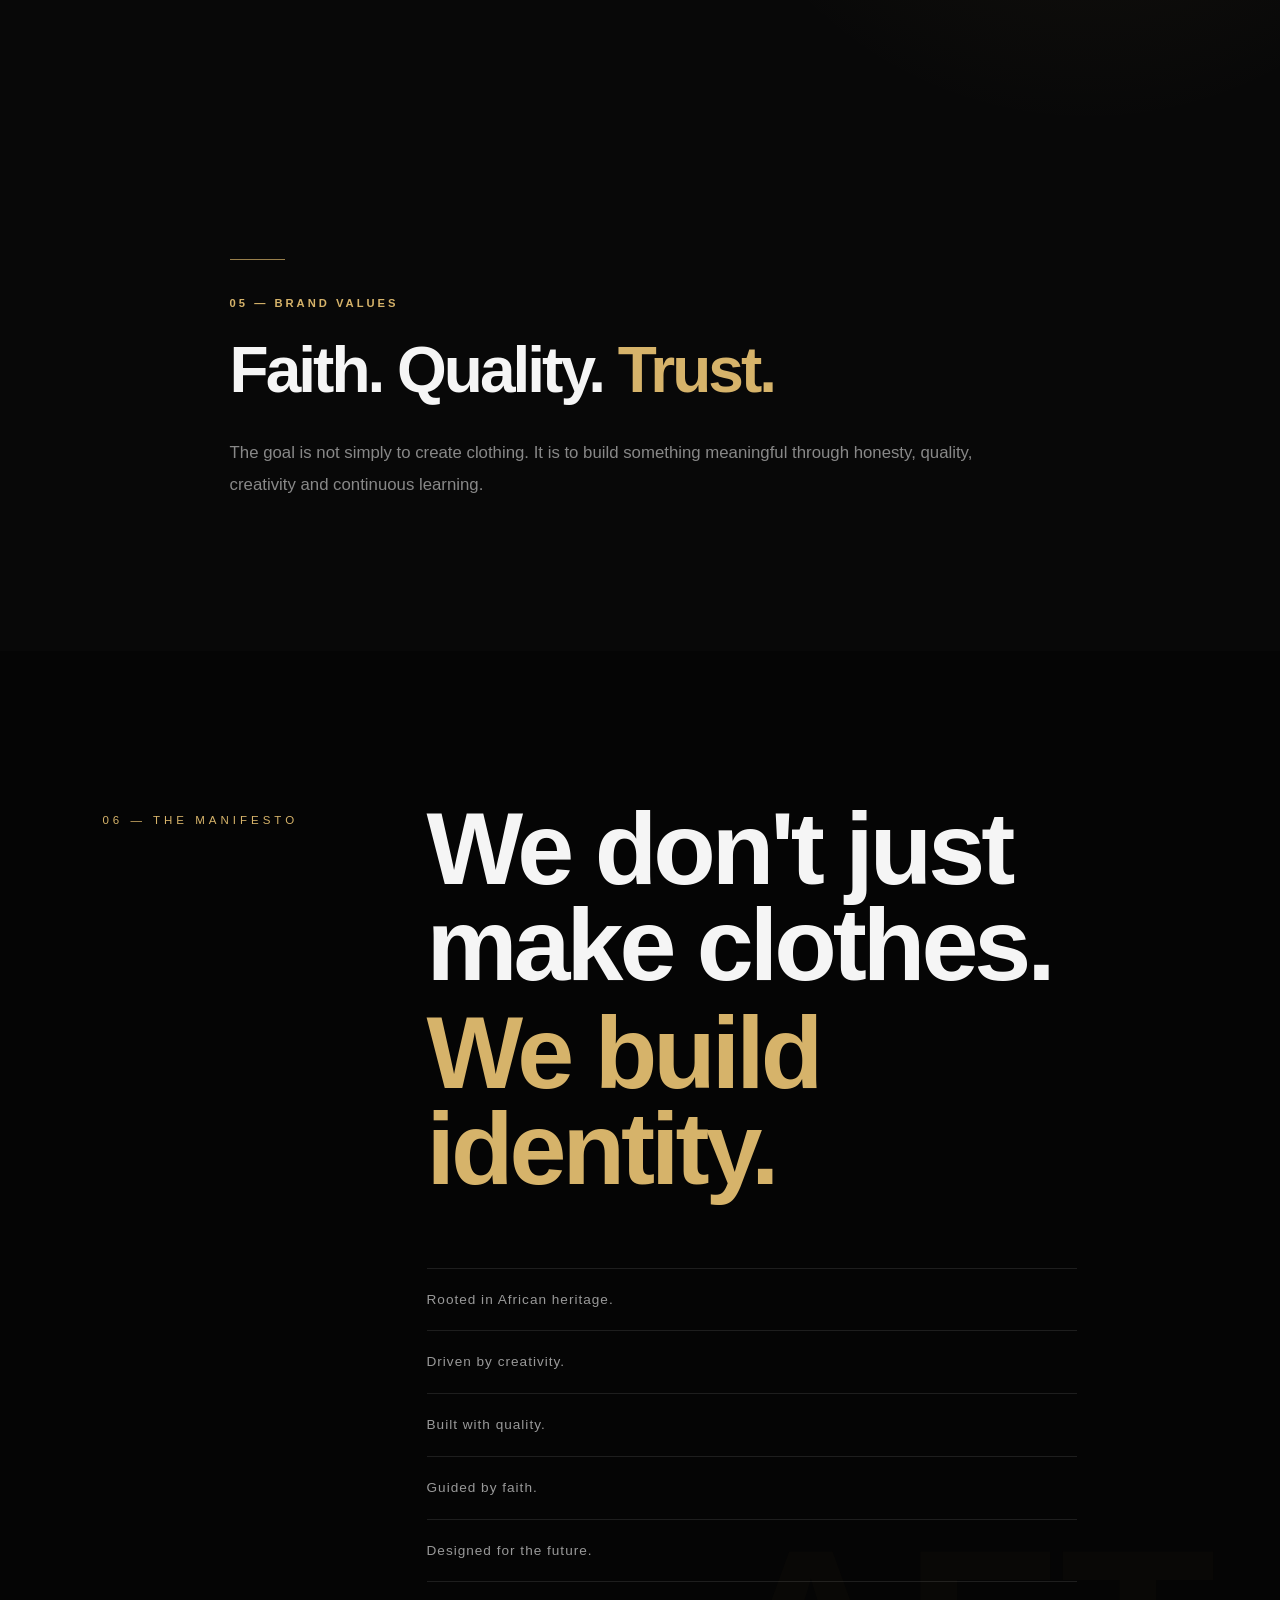
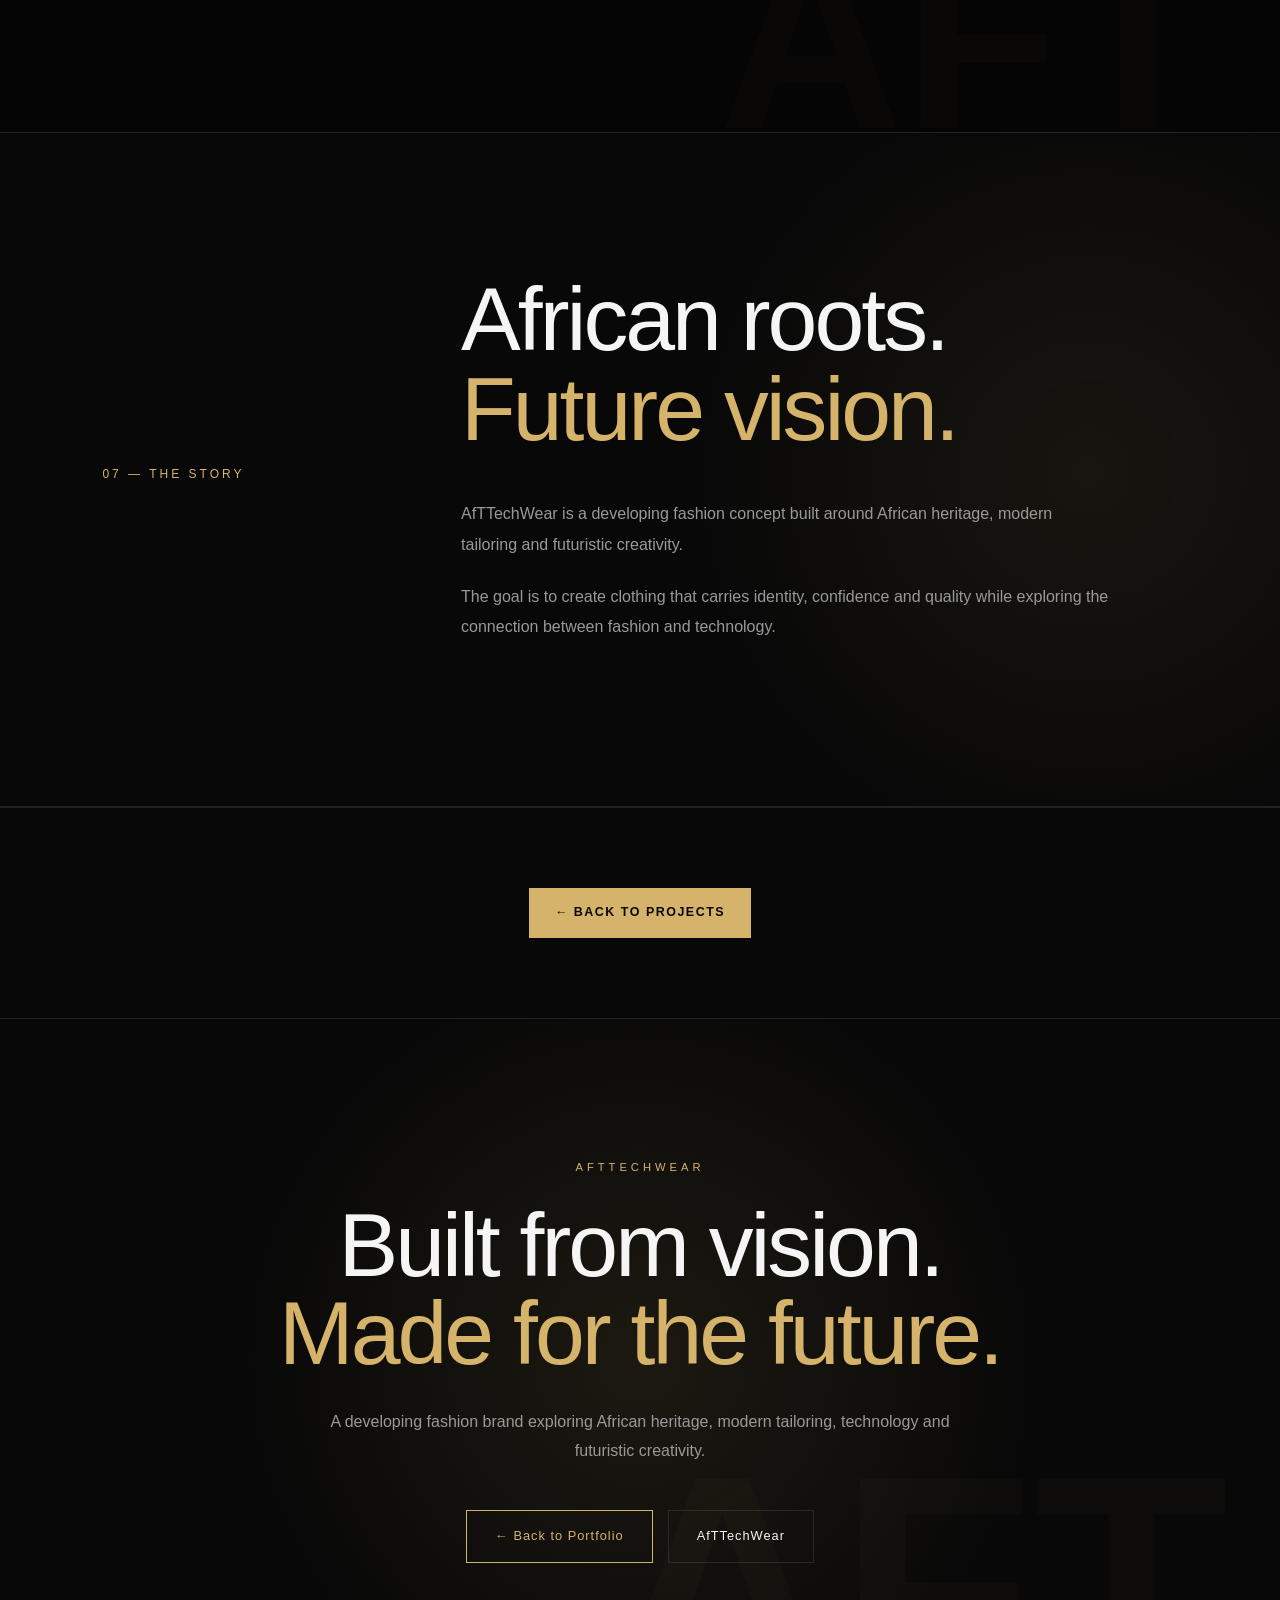
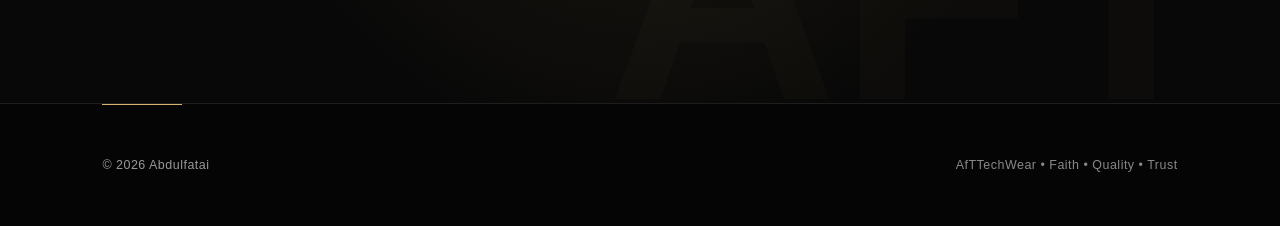
<file: afttechwear.html>
<!DOCTYPE html>
<html lang="en">

<head>

    <meta charset="UTF-8">

    <meta
        name="viewport"
        content="width=device-width, initial-scale=1.0"
    >

    <title>AfTTechWear | Abdulfatai</title>

    <link
        rel="stylesheet"
        href="style.css"
    >

</head>


<body>

    <!-- Navigation -->

    <header class="navbar">

        <a href="index.html" class="logo">
            AFT<span>.</span>
        </a>

        <nav>

            <a href="index.html">
                Portfolio
            </a>

            <a href="index.html#projects">
                Projects
            </a>

        </nav>

    </header>


    <!-- Project Hero -->

    <main>

        <section class="project-page">

            <p class="project-label">
                FASHION × TECHNOLOGY
            </p>

            <h1>
                AfT<span>TechWear</span>
            </h1>
          <p class="project-status">● WORK IN PROGRESS</p>

            <p class="project-intro">
                A fashion brand built around African heritage,
                modern design, technology and a vision for the future.
            </p>


            <div class="project-meta">

                <div>
                    <small>PROJECT</small>
                    <p>AfTTechWear</p>
                </div>

                <div>
                    <small>ROLE</small>
                    <p>Founder • Designer • Builder</p>
                </div>

                <div>
                    <small>FOCUS</small>
                    <p>Fashion • Branding • Technology</p>
                </div>

            </div>

        </section>
      <div class="project-overview">
    <div>
        <span>STATUS</span>
        <strong>Developing</strong>
    </div>

    <div>
        <span>TYPE</span>
        <strong>Fashion Brand</strong>
    </div>

    <div>
        <span>VISION</span>
        <strong>Heritage × Technology</strong>
    </div>
</div>


        <!-- About Project -->

        <section class="project-content">

            <p class="project-number">
                01 — THE IDEA
            </p>

            <h2>
                African heritage.
                <span>Future vision.</span>
            </h2>

            <p>
                AfTTechWear is a fashion project focused on
                combining African identity with contemporary
                and futuristic fashion.
            </p>

            <p>
                The vision is to build a brand based on
                Faith, Quality and Trust while developing
                unique native wear and streetwear.
            </p>

        </section>


        <!-- Learning -->

        <section class="project-content">

            <p class="project-number">
                02 — WHAT I'M LEARNING
            </p>

            <h2>
                Building the brand
                <span>while learning.</span>
            </h2>

            <div class="project-list">

                <span>Fashion Design</span>
                <span>Tailoring</span>
                <span>Branding</span>
                <span>Graphic Design</span>
                <span>Digital Marketing</span>
                <span>Entrepreneurship</span>
                <span>Web Development</span>
                <span>AI</span>

            </div>

        </section>
<!-- Lookbook -->

<section class="lookbook">

    <div class="lookbook-heading">

        <p>03 — THE COLLECTION</p>

        <h2>
            Designs in
            <span>progress.</span>
        </h2>

        <p class="lookbook-intro">
            A developing collection exploring African heritage,
            modern tailoring and futuristic streetwear.
        </p>

    </div>


    <div class="lookbook-grid">

        <div class="lookbook-item">

            <div class="image-placeholder">
    <img src="aft-cream-heritage.png" alt="AfTTechWear Cream Heritage Native Wear">
</div>

            <div class="lookbook-info">
              <small>01</small>
                <h3>Cream Heritage</h3>
                <p>Native Wear</p>
            </div>

        </div>


        <div class="lookbook-item">

            <div class="image-placeholder">
    <img src="aft-midnight-gold.png" alt="AfTTechWear Midnight Gold Luxury Native Wear">
</div>

            <div class="lookbook-info">
              <small>02</small>
                <h3>Midnight Gold</h3>
                <p>Luxury Native Wear</p>
            </div>

        </div>


<div class="lookbook-item">

    <div class="image-placeholder">
    <img src="aft-phantom-black.png" alt="AfTTechWear Phantom Black Futuristic Streetwear">
</div>

    <div class="lookbook-info">
        <small>03</small>
        <h3>Phantom Black</h3>
        <p>Futuristic Streetwear</p>
    </div>

</div>


        <div class="lookbook-item">

            <div class="image-placeholder">
    <img src="aft-executive.png" alt="AfTTechWear Executive Modern Tailoring">
</div>

            <div class="lookbook-info">
              <small>04</small>
                <h3>Executive</h3>
                <p>Modern Tailoring</p>
            </div>

        </div>

    </div>

</section>
<section class="design-philosophy">

    <div class="design-philosophy-label">
    04 — DESIGN PHILOSOPHY
</div>

    <div class="design-philosophy-content">

        <h2>
            Heritage is our
            <span>foundation.</span>
        </h2>

        <p>
            AfTTechWear explores the connection between African heritage,
            modern tailoring and futuristic creativity.
        </p>

        <div class="philosophy-grid">

            <div>
                <span>01</span>
                <h3>Heritage</h3>
                <p>
                    Inspired by African identity, culture and traditional
                    clothing.
                </p>
            </div>

            <div>
                <span>02</span>
                <h3>Innovation</h3>
                <p>
                    Exploring modern design, technology and new ways of
                    expressing fashion.
                </p>
            </div>

            <div>
                <span>03</span>
                <h3>Identity</h3>
                <p>
                    Clothing designed to communicate confidence,
                    individuality and purpose.
                </p>
            </div>

        </div>

    </div>

</section>

        <!-- Values -->

        <section class="project-content">

            <p class="project-number">
                05 — BRAND VALUES
            </p>

            <h2>
                Faith.
                Quality.
                <span>Trust.</span>
            </h2>

            <p>
                The goal is not simply to create clothing.
                It is to build something meaningful through
                honesty, quality, creativity and continuous learning.
            </p>

        </section>

      <!-- Manifesto -->

<section class="manifesto">

    <div class="manifesto-label">
        06 — THE MANIFESTO
    </div>

    <div class="manifesto-content">

        <p class="manifesto-main">
            We don't just make clothes.
            <span>We build identity.</span>
        </p>

        <div class="manifesto-lines">

            <p>Rooted in African heritage.</p>

            <p>Driven by creativity.</p>

            <p>Built with quality.</p>

            <p>Guided by faith.</p>

            <p>Designed for the future.</p>

        </div>

    </div>

</section>

      <!-- Brand Story -->

<section class="brand-story">

    <div class="brand-story-label">
        07 — THE STORY
    </div>

    <div class="brand-story-content">

        <h2>
            African roots.
            <span>Future vision.</span>
        </h2>

        <p>
            AfTTechWear is a developing fashion concept built around
            African heritage, modern tailoring and futuristic creativity.
        </p>

        <p>
            The goal is to create clothing that carries identity,
            confidence and quality while exploring the connection
            between fashion and technology.
        </p>

    </div>

</section>
        <!-- Back -->

        <section class="project-back">

            <a
                href="index.html#projects"
                class="btn primary"
            >
                ← Back to Projects
            </a>

        </section>

    </main>

  <!-- Project CTA -->

<section class="project-cta">

    <p class="project-cta-label">
        AFTTECHWEAR
    </p>

    <h2>
        Built from vision.
        <span>Made for the future.</span>
    </h2>

    <p class="project-cta-text">
        A developing fashion brand exploring African heritage,
        modern tailoring, technology and futuristic creativity.
    </p>

    <div class="project-cta-buttons">

        <a href="index.html" class="cta-button">
            ← Back to Portfolio
        </a>

        <a href="#" class="cta-button secondary">
            AfTTechWear
        </a>

    </div>

</section>

    <!-- Footer -->

    <footer>

        <p>
            © 2026 Abdulfatai
        </p>

        <p>
            AfTTechWear • Faith • Quality • Trust
        </p>

    </footer>


</body>

</html>
</file>
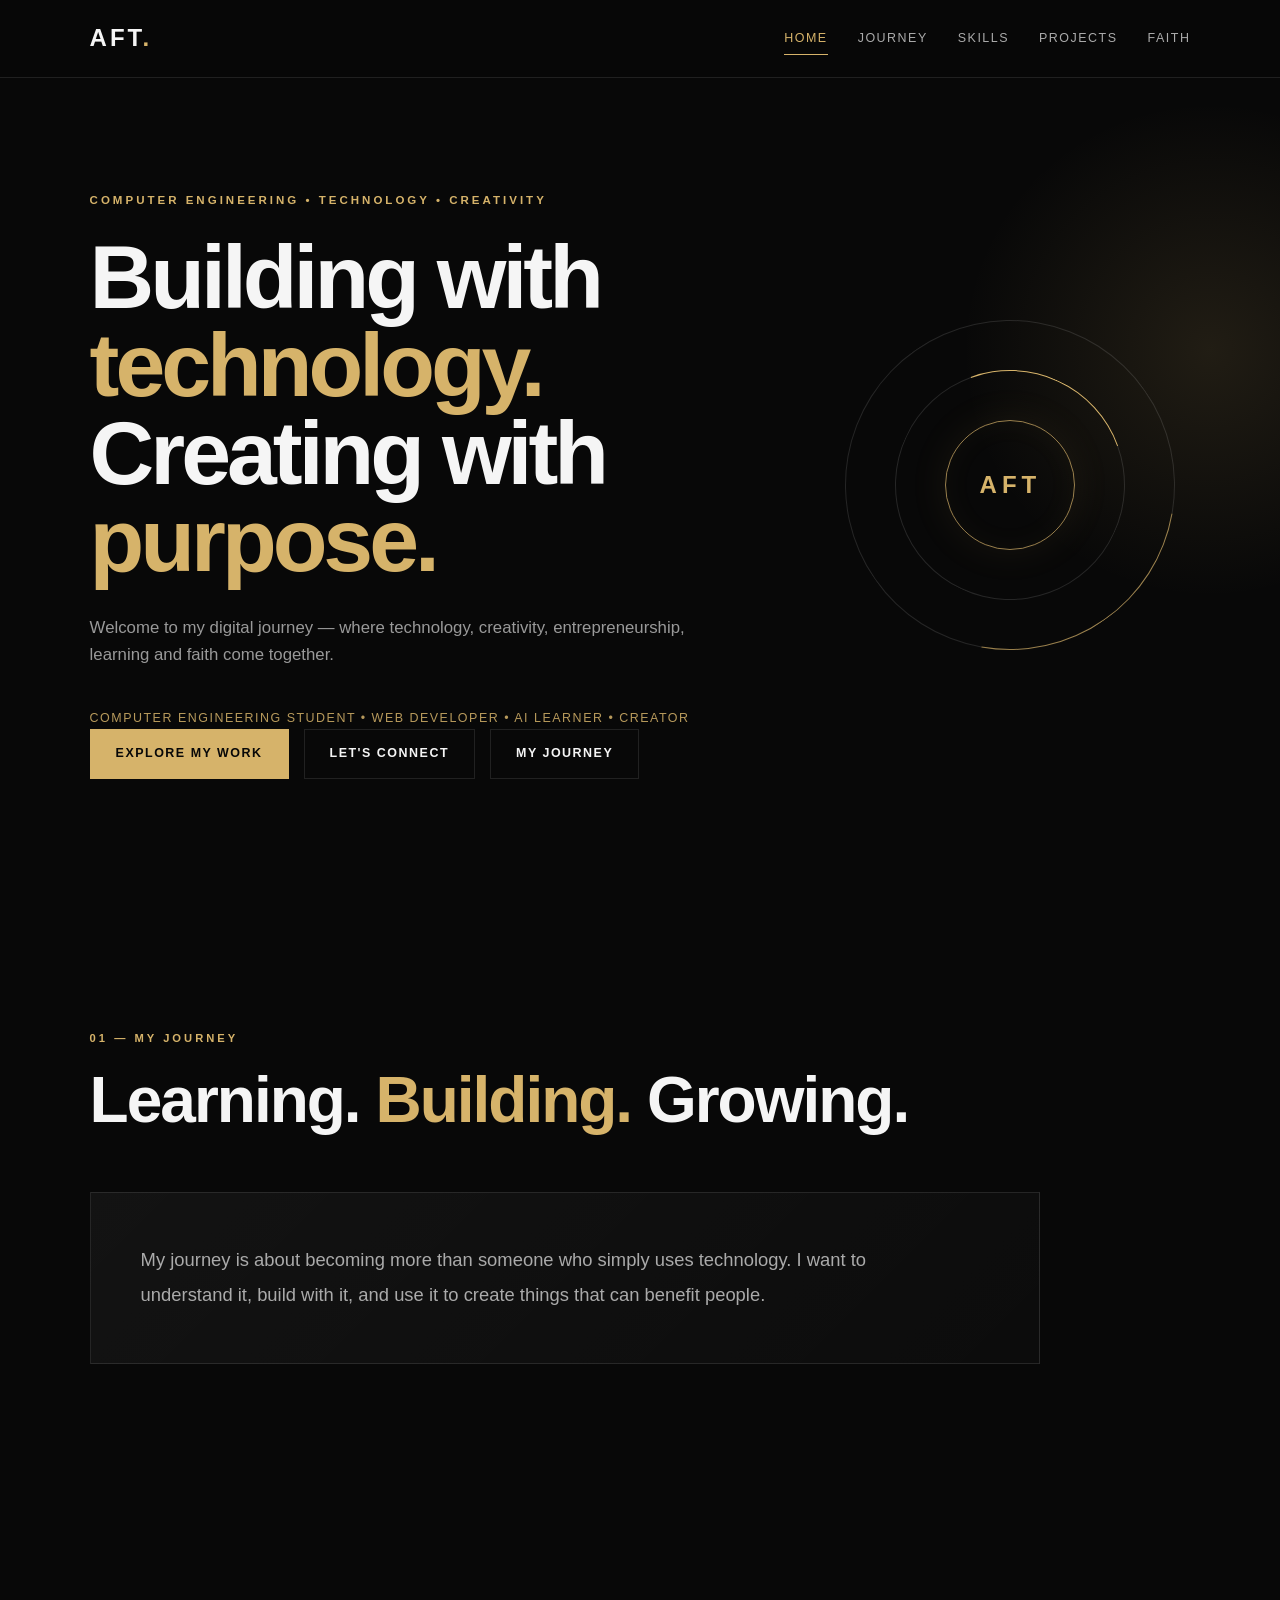
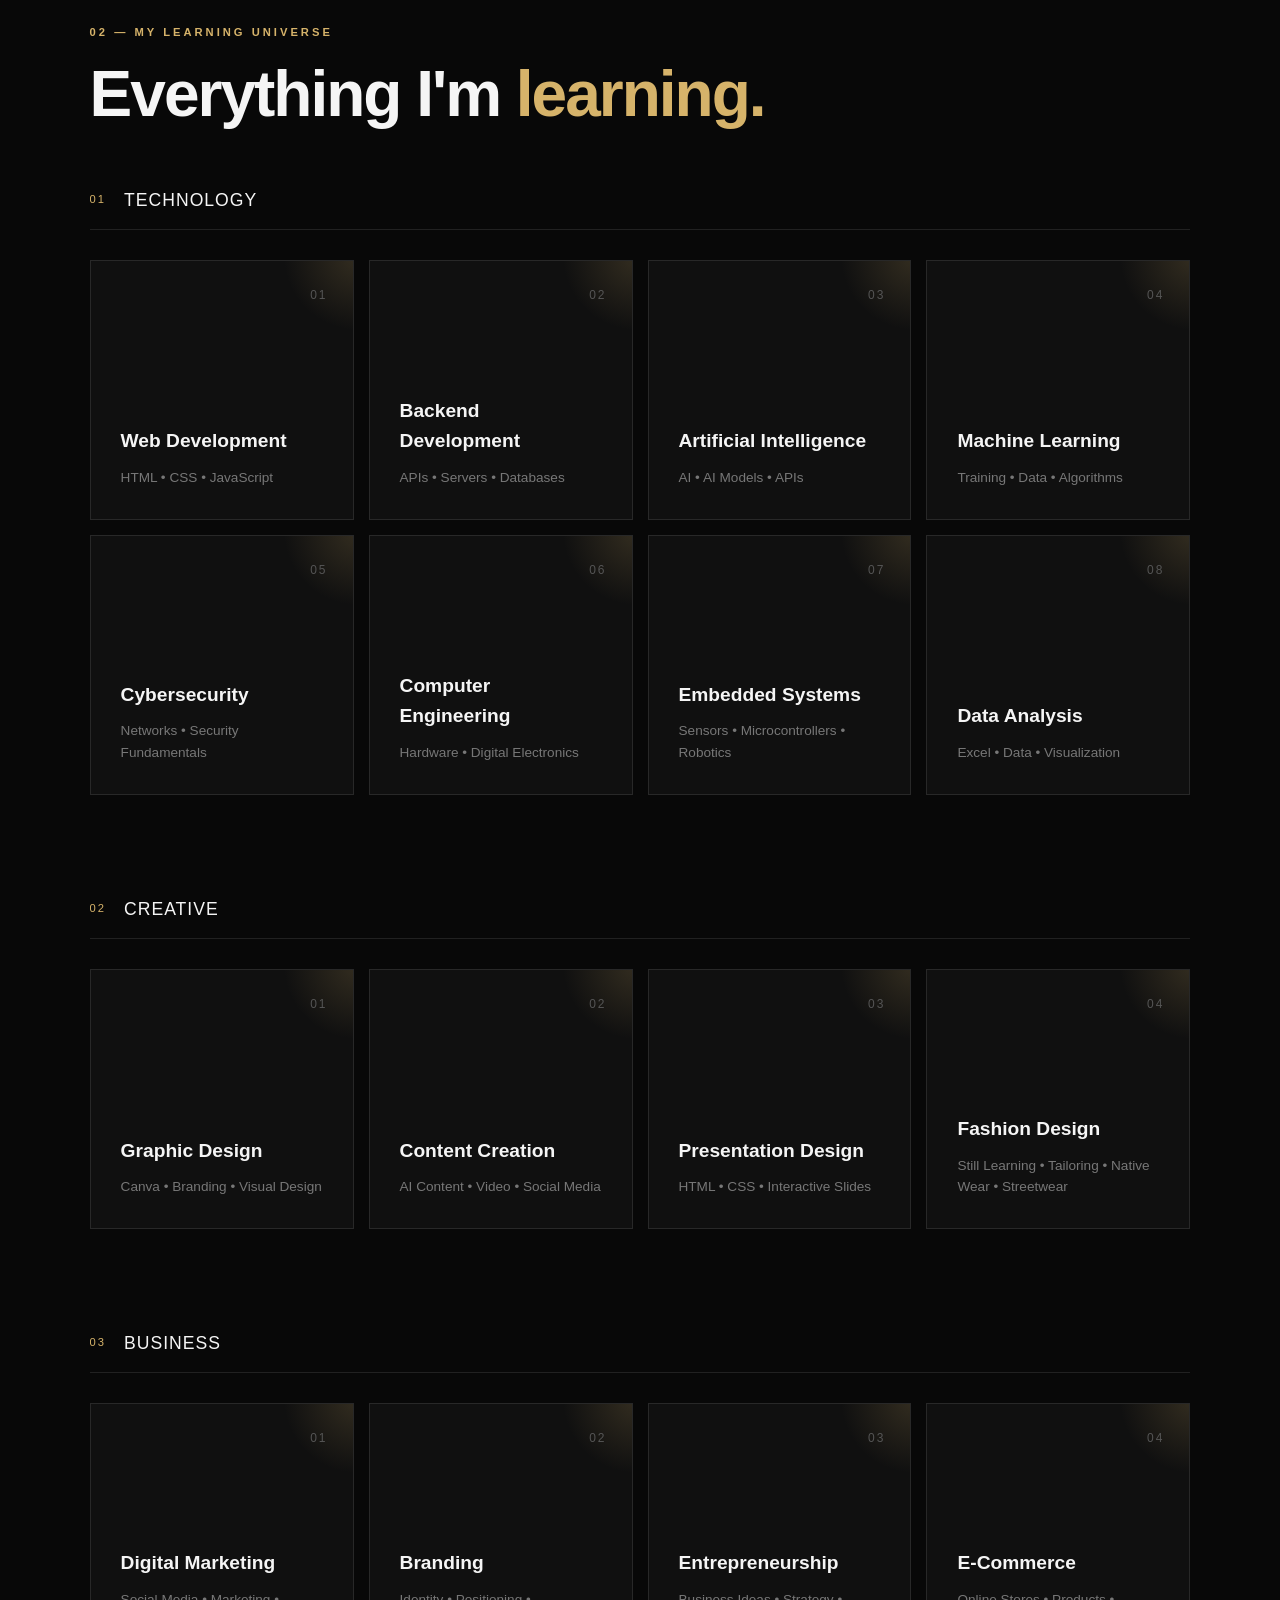
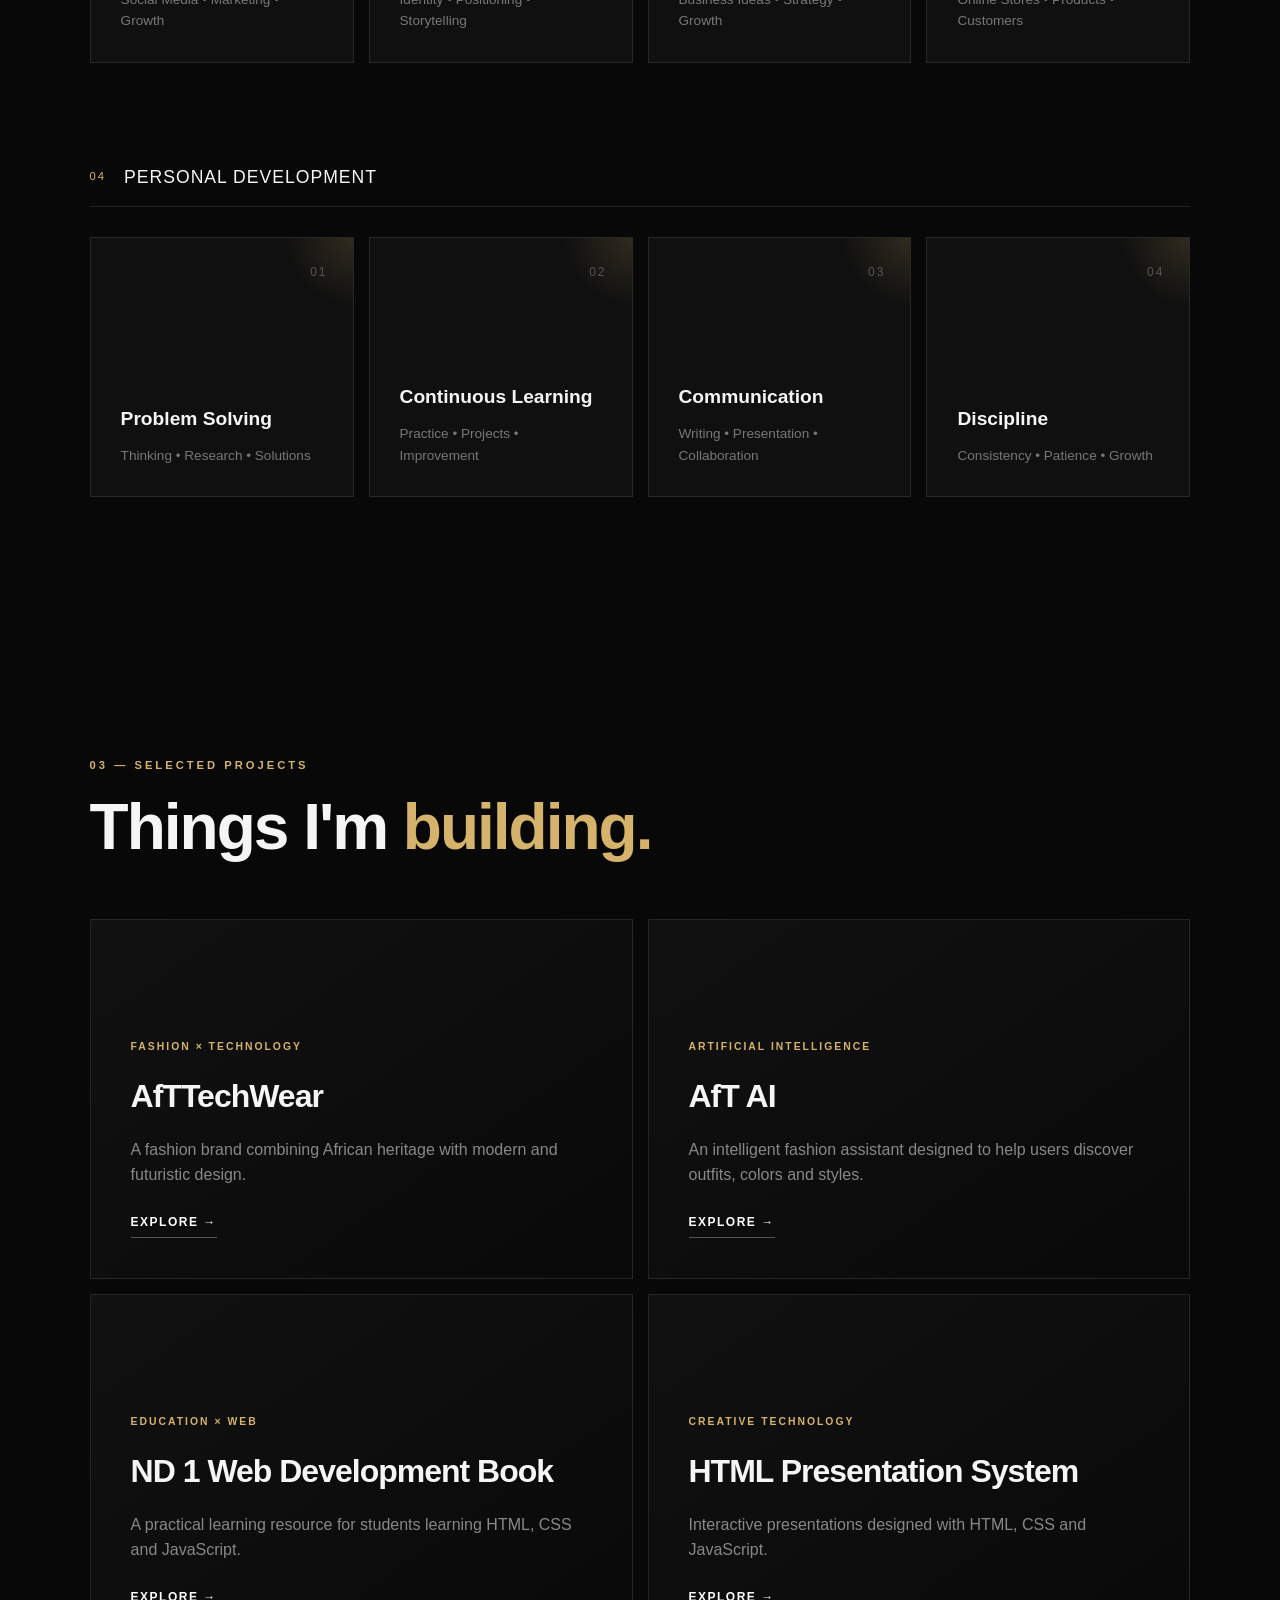
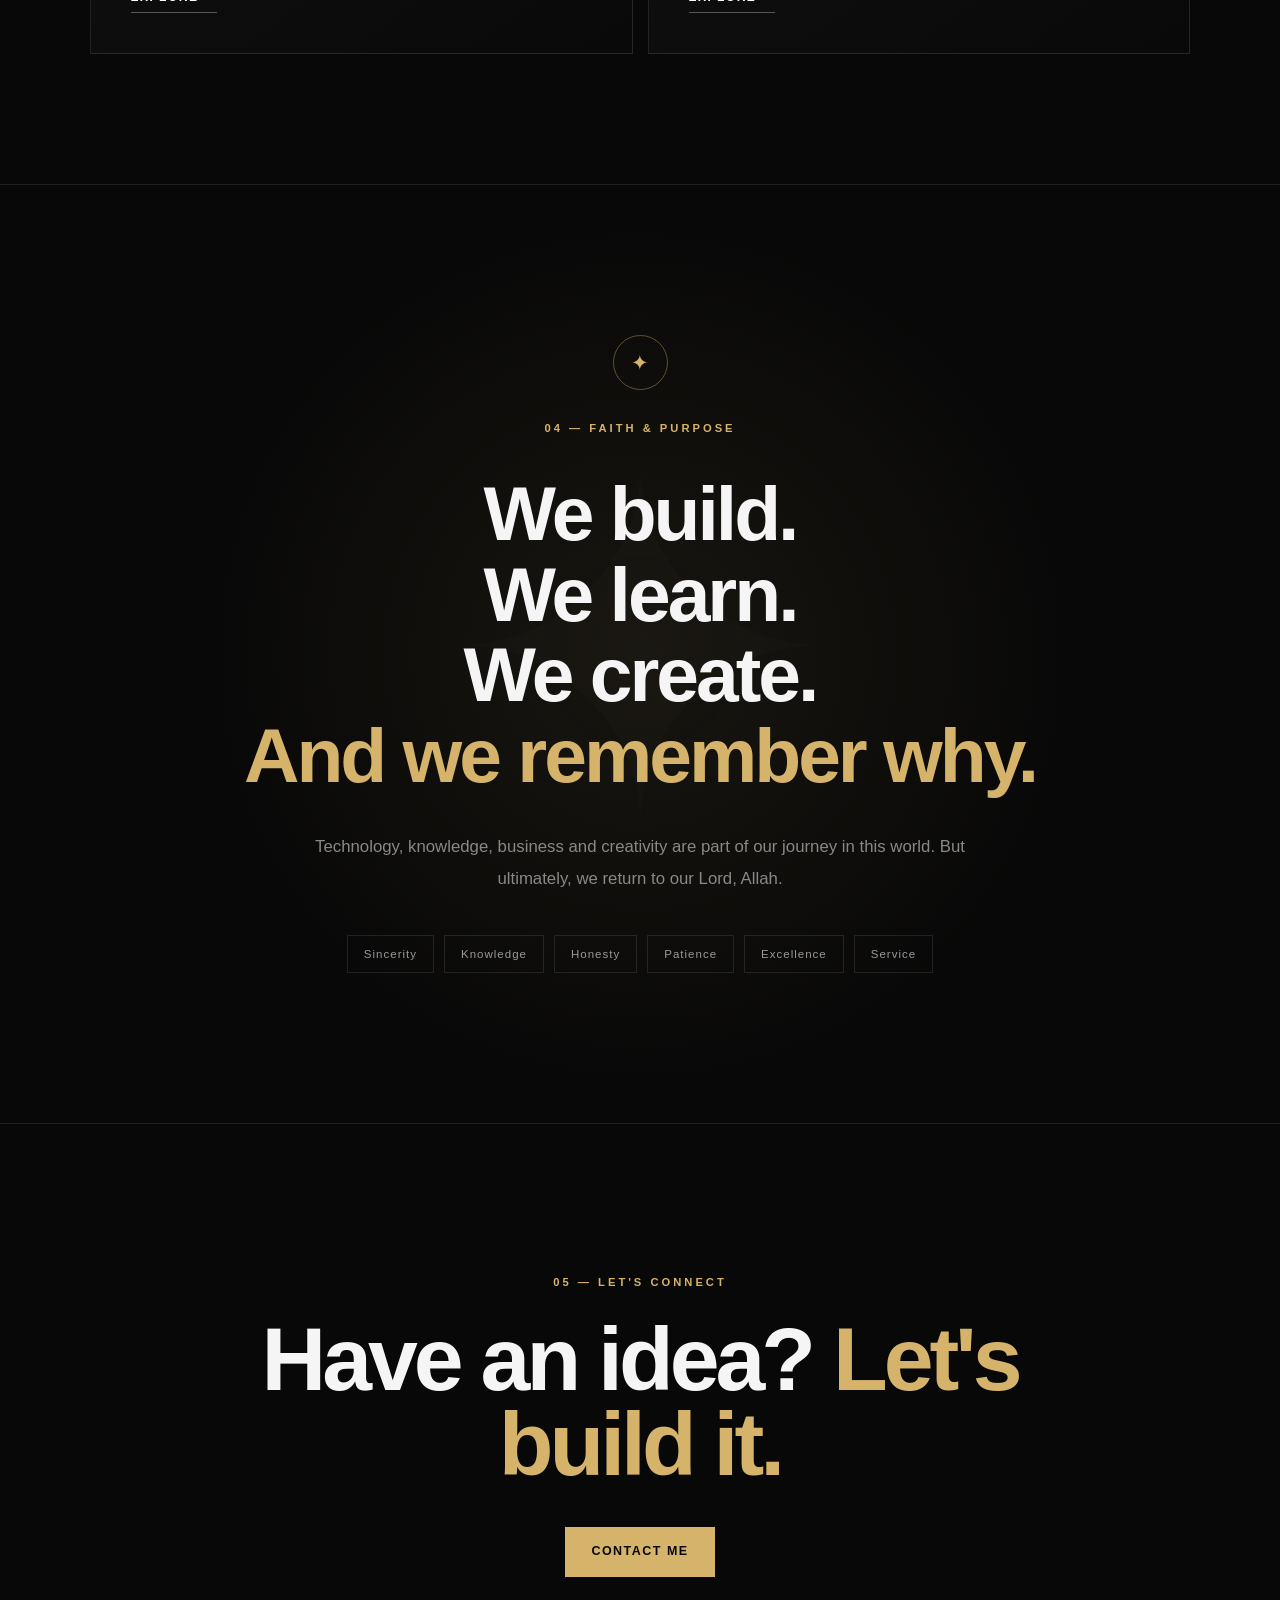
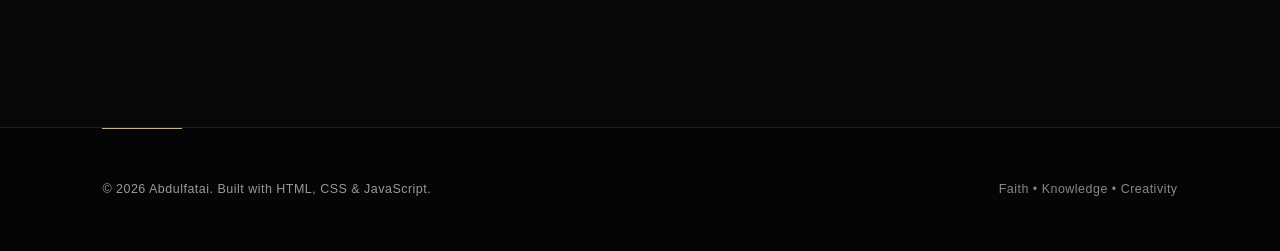
<file: lndex.html>
<!DOCTYPE html>
<html lang="en">
<head>
    <meta charset="UTF-8">
    <meta name="viewport" content="width=device-width, initial-scale=1.0">

    <title>Abdulfatai | Developer • Creator • Entrepreneur</title>

    <meta
        name="description"
        content="The personal portfolio of Abdulfatai — exploring technology, creativity, entrepreneurship, learning and faith."
    >

    <link rel="stylesheet" href="style.css">
</head>

<body>
<a id="top"></a>
    <!-- Navigation -->
    <header class="navbar">

        <a href="#home" class="logo">
            AFT<span>.</span>
        </a>

        <nav>
            <a href="#home">Home</a>
            <a href="#journey">Journey</a>
            <a href="#skills">Skills</a>
            <a href="#projects">Projects</a>
            <a href="#faith">Faith</a>
        </nav>

    </header>


    <!-- Hero Section -->
    <main>

        <section id="home" class="hero">

            <div class="hero-content">

                <p class="eyebrow">
                    COMPUTER ENGINEERING • TECHNOLOGY • CREATIVITY
                </p>

                <h1>
                    Building with
                    <span>technology.</span>
                    <br>
                    Creating with
                    <span>purpose.</span>
                </h1>

                <p class="hero-text">
                    Welcome to my digital journey — where technology,
                    creativity, entrepreneurship, learning and faith come together.
                </p>
              <p class="hero-identity">
    Computer Engineering Student • Web Developer • AI Learner • Creator
</p>

                <div class="hero-buttons">

                    <a href="#projects" class="btn primary">
                        Explore My Work
                    </a>
<a href="#contact" class="btn secondary">Let's Connect</a>
                    <a href="#journey" class="btn secondary">
                        My Journey
                    </a>

                </div>

            </div>


            <div class="hero-orbit">

                <div class="orbit orbit-one"></div>
                <div class="orbit orbit-two"></div>

                <div class="core">
                    AFT
                </div>

            </div>

        </section>


        <!-- Journey -->
        <section id="journey" class="section">

            <div class="section-heading">

                <p>01 — MY JOURNEY</p>

                <h2>
                    Learning.
                    <span>Building.</span>
                    Growing.
                </h2>

            </div>

            <div class="journey-card">

                <p>
                    My journey is about becoming more than someone who
                    simply uses technology. I want to understand it,
                    build with it, and use it to create things that can
                    benefit people.
                </p>

            </div>

        </section>


<!-- Skills -->
<section id="skills" class="section">

    <div class="section-heading">

        <p>02 — MY LEARNING UNIVERSE</p>

        <h2>
            Everything I'm
            <span>learning.</span>
        </h2>

    </div>


    <!-- TECHNOLOGY -->

    <div class="learning-group">

        <div class="group-title">
            <span>01</span>
            <h3>Technology</h3>
        </div>

        <div class="skills-grid">

            <div class="skill-card">
                <span>01</span>
                <h3>Web Development</h3>
                <p>HTML • CSS • JavaScript</p>
            </div>

            <div class="skill-card">
                <span>02</span>
                <h3>Backend Development</h3>
                <p>APIs • Servers • Databases</p>
            </div>

            <div class="skill-card">
                <span>03</span>
                <h3>Artificial Intelligence</h3>
                <p>AI • AI Models • APIs</p>
            </div>

            <div class="skill-card">
                <span>04</span>
                <h3>Machine Learning</h3>
                <p>Training • Data • Algorithms</p>
            </div>

            <div class="skill-card">
                <span>05</span>
                <h3>Cybersecurity</h3>
                <p>Networks • Security Fundamentals</p>
            </div>

            <div class="skill-card">
                <span>06</span>
                <h3>Computer Engineering</h3>
                <p>Hardware • Digital Electronics</p>
            </div>

            <div class="skill-card">
                <span>07</span>
                <h3>Embedded Systems</h3>
                <p>Sensors • Microcontrollers • Robotics</p>
            </div>

            <div class="skill-card">
                <span>08</span>
                <h3>Data Analysis</h3>
                <p>Excel • Data • Visualization</p>
            </div>

        </div>

    </div>


    <!-- CREATIVE -->

    <div class="learning-group">

        <div class="group-title">
            <span>02</span>
            <h3>Creative</h3>
        </div>

        <div class="skills-grid">

            <div class="skill-card">
                <span>01</span>
                <h3>Graphic Design</h3>
                <p>Canva • Branding • Visual Design</p>
            </div>

            <div class="skill-card">
                <span>02</span>
                <h3>Content Creation</h3>
                <p>AI Content • Video • Social Media</p>
            </div>

            <div class="skill-card">
                <span>03</span>
                <h3>Presentation Design</h3>
                <p>HTML • CSS • Interactive Slides</p>
            </div>

            <div class="skill-card">
                <span>04</span>
                <h3>Fashion Design</h3>
<p>Still Learning • Tailoring • Native Wear • Streetwear</p>
            </div>

        </div>

    </div>


    <!-- BUSINESS -->

    <div class="learning-group">

        <div class="group-title">
            <span>03</span>
            <h3>Business</h3>
        </div>

        <div class="skills-grid">

            <div class="skill-card">
                <span>01</span>
                <h3>Digital Marketing</h3>
                <p>Social Media • Marketing • Growth</p>
            </div>

            <div class="skill-card">
                <span>02</span>
                <h3>Branding</h3>
                <p>Identity • Positioning • Storytelling</p>
            </div>

            <div class="skill-card">
                <span>03</span>
                <h3>Entrepreneurship</h3>
                <p>Business Ideas • Strategy • Growth</p>
            </div>

            <div class="skill-card">
                <span>04</span>
                <h3>E-Commerce</h3>
                <p>Online Stores • Products • Customers</p>
            </div>

        </div>

    </div>


    <!-- PERSONAL DEVELOPMENT -->

    <div class="learning-group">

        <div class="group-title">
            <span>04</span>
            <h3>Personal Development</h3>
        </div>

        <div class="skills-grid">

            <div class="skill-card">
                <span>01</span>
                <h3>Problem Solving</h3>
                <p>Thinking • Research • Solutions</p>
            </div>

            <div class="skill-card">
                <span>02</span>
                <h3>Continuous Learning</h3>
                <p>Practice • Projects • Improvement</p>
            </div>

            <div class="skill-card">
                <span>03</span>
                <h3>Communication</h3>
                <p>Writing • Presentation • Collaboration</p>
            </div>

            <div class="skill-card">
                <span>04</span>
                <h3>Discipline</h3>
                <p>Consistency • Patience • Growth</p>
            </div>

        </div>

    </div>

</section>


        <!-- Projects -->
        <section id="projects" class="section">

            <div class="section-heading">

                <p>03 — SELECTED PROJECTS</p>

                <h2>
                    Things I'm
                    <span>building.</span>
                </h2>

            </div>


            <div class="projects-grid">

                <article class="project-card">

                    <small>FASHION × TECHNOLOGY</small>

                    <h3>AfTTechWear</h3>

                    <p>
                        A fashion brand combining African heritage
                        with modern and futuristic design.
                    </p>

<a href="afttechwear.html">Explore →</a>

                </article>


                <article class="project-card">

                    <small>ARTIFICIAL INTELLIGENCE</small>

                    <h3>AfT AI</h3>

                    <p>
                        An intelligent fashion assistant designed
                        to help users discover outfits, colors and styles.
                    </p>

                    <a href="#">Explore →</a>

                </article>


                <article class="project-card">

                    <small>EDUCATION × WEB</small>

                    <h3>ND 1 Web Development Book</h3>

                    <p>
                        A practical learning resource for students
                        learning HTML, CSS and JavaScript.
                    </p>

                    <a href="#">Explore →</a>

                </article>


                <article class="project-card">

                    <small>CREATIVE TECHNOLOGY</small>

                    <h3>HTML Presentation System</h3>

                    <p>
                        Interactive presentations designed with
                        HTML, CSS and JavaScript.
                    </p>

                    <a href="#">Explore →</a>

                </article>

            </div>

        </section>


        <!-- Faith -->
        <section id="faith" class="faith-section">

            <div class="faith-symbol">
                ✦
            </div>

            <p class="faith-label">
                04 — FAITH & PURPOSE
            </p>

            <h2>
                We build.
                <br>
                We learn.
                <br>
                We create.
                <br>
                <span>And we remember why.</span>
            </h2>

            <p class="faith-text">
                Technology, knowledge, business and creativity are
                part of our journey in this world. But ultimately,
                we return to our Lord, Allah.
            </p>

            <div class="values">

                <span>Sincerity</span>
                <span>Knowledge</span>
                <span>Honesty</span>
                <span>Patience</span>
                <span>Excellence</span>
                <span>Service</span>

            </div>

        </section>


        <!-- Contact -->
        <section class="contact section">

            <p>05 — LET'S CONNECT</p>

            <h2>
                Have an idea?
                <span>Let's build it.</span>
            </h2>

            <a href="mailto:your@email.com" class="btn primary">
                Contact Me
            </a>

        </section>

    </main>


    <!-- Footer -->
    <footer>

        <p>
            © 2026 Abdulfatai. Built with HTML, CSS & JavaScript.
        </p>

        <p>
            Faith • Knowledge • Creativity
        </p>

    </footer>


    <script src="script.js"></script>
<a href="#top" class="back-to-top" aria-label="Back to top">↑</a>
  
</body>
</html>
</file>
<file: style.css>
/* =========================================
   AFT PORTFOLIO
   PART 1 — FOUNDATION + NAVBAR + HERO
========================================= */

/* ---------- RESET ---------- */

* {
    margin: 0;
    padding: 0;
    box-sizing: border-box;
}

html {
    scroll-behavior: smooth;
}

body {
    background: #080808;
    color: #f5f5f5;
    font-family: Arial, Helvetica, sans-serif;
    line-height: 1.6;
    overflow-x: hidden;
}

a {
    color: inherit;
    text-decoration: none;
}

button,
a {
    -webkit-tap-highlight-color: transparent;
}


/* ---------- GLOBAL ---------- */

:root {
    --bg: #080808;
    --surface: #101010;
    --surface-light: #151515;
    --text: #f5f5f5;
    --muted: #999;
    --gold: #d6b36a;
    --gold-light: #f0d99b;
    --border: rgba(255, 255, 255, 0.1);
}

::selection {
    background: var(--gold);
    color: #000;
}


/* ---------- NAVIGATION ---------- */

.navbar {
    position: fixed;
    top: 0;
    left: 0;
    width: 100%;

    height: 78px;

    display: flex;
    align-items: center;
    justify-content: space-between;

    padding: 0 7%;

    background: rgba(8, 8, 8, 0.78);
    backdrop-filter: blur(18px);
    -webkit-backdrop-filter: blur(18px);

    border-bottom: 1px solid var(--border);

    z-index: 1000;
}


/* LOGO */

.logo {
    font-size: 1.5rem;
    font-weight: 800;
    letter-spacing: 3px;
}

.logo span {
    color: var(--gold);
}


/* NAV LINKS */

.navbar nav {
    display: flex;
    gap: 30px;
}

.navbar nav a {
    position: relative;

    color: #aaa;

    font-size: 0.78rem;
    letter-spacing: 1.5px;
    text-transform: uppercase;

    transition: 0.3s ease;
}

.navbar nav a:hover {
    color: #fff;
}

.navbar nav a::after {
    content: "";

    position: absolute;
    left: 0;
    bottom: -7px;

    width: 0;
    height: 1px;

    background: var(--gold);

    transition: 0.3s ease;
}

.navbar nav a:hover::after {
    width: 100%;
}


/* ---------- HERO ---------- */

.hero {
    min-height: 100vh;

    padding: 150px 7% 80px;

    display: flex;
    align-items: center;
    justify-content: space-between;

    gap: 60px;

    position: relative;

    overflow: hidden;
}


/* subtle background glow */

.hero::before {
    content: "";

    position: absolute;

    width: 500px;
    height: 500px;

    right: -180px;
    top: 100px;

    background: radial-gradient(
        circle,
        rgba(214, 179, 106, 0.12),
        transparent 70%
    );

    pointer-events: none;
}


/* HERO CONTENT */

.hero-content {
    max-width: 760px;

    position: relative;
    z-index: 2;
}


/* EYEBROW */

.eyebrow {
    margin-bottom: 25px;

    color: var(--gold);

    font-size: 0.72rem;
    font-weight: 600;

    letter-spacing: 3px;
}


/* HERO TITLE */

.hero h1 {
    font-size: clamp(3rem, 7vw, 7rem);

    line-height: 0.98;

    font-weight: 700;

    letter-spacing: -4px;

    margin-bottom: 30px;
}

.hero h1 span {
    color: var(--gold);
}


/* HERO DESCRIPTION */

.hero-text {
    max-width: 620px;

    color: var(--muted);

    font-size: 1.05rem;

    margin-bottom: 38px;
}


/* ---------- BUTTONS ---------- */

.hero-buttons {
    display: flex;
    flex-wrap: wrap;
    gap: 15px;
}

.btn {
    display: inline-flex;

    align-items: center;
    justify-content: center;

    min-height: 50px;

    padding: 0 25px;

    border: 1px solid var(--border);

    font-size: 0.78rem;

    font-weight: 600;

    letter-spacing: 1.5px;

    text-transform: uppercase;

    transition: 0.3s ease;
}

.btn.primary {
    background: var(--gold);
    color: #080808;
    border-color: var(--gold);
}

.btn.primary:hover {
    background: var(--gold-light);

    transform: translateY(-3px);
}

.btn.secondary {
    color: #fff;
}

.btn.secondary:hover {
    border-color: var(--gold);
    color: var(--gold);
}


/* ---------- HERO ORBIT ---------- */

.hero-orbit {
    width: 360px;
    height: 360px;

    flex-shrink: 0;

    position: relative;

    display: flex;
    align-items: center;
    justify-content: center;
}


/* central AFT */

.core {
    width: 130px;
    height: 130px;

    display: flex;
    align-items: center;
    justify-content: center;

    border: 1px solid rgba(214, 179, 106, 0.7);

    border-radius: 50%;

    color: var(--gold);

    font-size: 1.5rem;
    font-weight: 800;

    letter-spacing: 5px;

    box-shadow:
        0 0 40px rgba(214, 179, 106, 0.08),
        inset 0 0 30px rgba(214, 179, 106, 0.04);
}


/* orbit circles */

.orbit {
    position: absolute;

    border: 1px solid rgba(255, 255, 255, 0.12);

    border-radius: 50%;
}

.orbit-one {
    width: 230px;
    height: 230px;

    transform: rotate(25deg);

    border-top-color: var(--gold);
}

.orbit-two {
    width: 330px;
    height: 330px;

    transform: rotate(-35deg);

    border-bottom-color: rgba(214, 179, 106, 0.7);
}


/* ---------- MOBILE ---------- */

@media (max-width: 850px) {

    .navbar {
        padding: 0 5%;
    }

    .navbar nav {
        gap: 14px;
    }

    .navbar nav a {
        font-size: 0.65rem;
        letter-spacing: 0.8px;
    }

    .hero {
        flex-direction: column;

        align-items: flex-start;

        padding: 130px 5% 70px;
    }

    .hero h1 {
        letter-spacing: -2px;
    }

    .hero-orbit {
        width: 280px;
        height: 280px;

        align-self: center;
    }

    .orbit-one {
        width: 190px;
        height: 190px;
    }

    .orbit-two {
        width: 270px;
        height: 270px;
    }
}
/* =========================================
   PART 2 — SECTIONS + SKILLS + PROJECTS
========================================= */


/* ---------- GENERAL SECTIONS ---------- */

.section {
    padding: 130px 7%;
    position: relative;
}


/* ---------- SECTION HEADING ---------- */

.section-heading {
    max-width: 850px;
    margin-bottom: 60px;
}

.section-heading > p {
    color: var(--gold);

    font-size: 0.7rem;
    font-weight: 600;

    letter-spacing: 3px;

    margin-bottom: 20px;
}

.section-heading h2 {
    font-size: clamp(2.5rem, 5vw, 5rem);

    line-height: 1;

    letter-spacing: -2px;
}

.section-heading h2 span {
    color: var(--gold);
}


/* ---------- JOURNEY ---------- */

.journey-card {
    position: relative;

    max-width: 950px;

    padding: 50px;

    background:
        linear-gradient(
            135deg,
            rgba(255,255,255,0.045),
            rgba(255,255,255,0.015)
        );

    border: 1px solid var(--border);

    overflow: hidden;
}


/* decorative line */

.journey-card::before {
    content: "";

    position: absolute;

    left: 0;
    top: 0;

    width: 3px;
    height: 100%;

    background: var(--gold);
}


.journey-card p {
    color: #aaa;

    font-size: 1.15rem;

    line-height: 1.9;

    max-width: 800px;
}


/* ---------- SKILLS GRID ---------- */

.skills-grid {
    display: grid;

    grid-template-columns:
        repeat(4, 1fr);

    gap: 15px;
}


/* ---------- SKILL CARD ---------- */

.skill-card {
    min-height: 260px;

    padding: 30px;

    background: var(--surface);

    border: 1px solid var(--border);

    position: relative;

    display: flex;

    flex-direction: column;

    justify-content: flex-end;

    overflow: hidden;

    transition:
        transform 0.35s ease,
        border-color 0.35s ease,
        background 0.35s ease;
}


/* number */

.skill-card > span {
    position: absolute;

    top: 25px;
    right: 25px;

    color: #555;

    font-size: 0.75rem;

    letter-spacing: 2px;
}


/* hover glow */

.skill-card::before {
    content: "";

    position: absolute;

    width: 150px;
    height: 150px;

    top: -80px;
    right: -80px;

    background: radial-gradient(
        circle,
        rgba(214,179,106,0.18),
        transparent 70%
    );

    transition: 0.4s ease;
}


.skill-card:hover {
    transform: translateY(-8px);

    border-color:
        rgba(214,179,106,0.45);

    background: var(--surface-light);
}


.skill-card:hover::before {
    transform: scale(1.5);
}


.skill-card h3 {
    font-size: 1.2rem;

    margin-bottom: 10px;
}


.skill-card p {
    color: #777;

    font-size: 0.85rem;
}


/* ---------- PROJECT GRID ---------- */

.projects-grid {
    display: grid;

    grid-template-columns:
        repeat(2, 1fr);

    gap: 15px;
}


/* ---------- PROJECT CARD ---------- */

.project-card {
    min-height: 360px;

    padding: 40px;

    background:
        linear-gradient(
            145deg,
            #111,
            #090909
        );

    border: 1px solid var(--border);

    position: relative;

    display: flex;

    flex-direction: column;

    justify-content: flex-end;

    overflow: hidden;

    transition:
        transform 0.35s ease,
        border-color 0.35s ease;
}


.project-card::after {
    content: "";

    position: absolute;

    inset: 0;

    background:
        linear-gradient(
            135deg,
            transparent 40%,
            rgba(214,179,106,0.07)
        );

    opacity: 0;

    transition: 0.4s ease;
}


.project-card:hover {
    transform: translateY(-8px);

    border-color:
        rgba(214,179,106,0.4);
}


.project-card:hover::after {
    opacity: 1;
}


/* project category */

.project-card small {
    color: var(--gold);

    font-size: 0.65rem;

    font-weight: 600;

    letter-spacing: 2px;

    margin-bottom: 15px;
}


/* project title */

.project-card h3 {
    position: relative;
    z-index: 2;

    font-size: 2rem;

    margin-bottom: 15px;

    letter-spacing: -1px;
}


/* project description */

.project-card p {
    position: relative;
    z-index: 2;

    color: #888;

    max-width: 500px;

    margin-bottom: 25px;
}


/* project link */

.project-card a {
    position: relative;
    z-index: 2;

    width: fit-content;

    color: #fff;

    font-size: 0.75rem;

    font-weight: 600;

    letter-spacing: 1.5px;

    text-transform: uppercase;

    border-bottom: 1px solid #555;

    padding-bottom: 5px;

    transition: 0.3s ease;
}


.project-card a:hover {
    color: var(--gold);

    border-color: var(--gold);
}


/* ---------- RESPONSIVE TABLET ---------- */

@media (max-width: 1000px) {

    .skills-grid {
        grid-template-columns:
            repeat(2, 1fr);
    }

}


/* ---------- RESPONSIVE MOBILE ---------- */

@media (max-width: 650px) {

    .section {
        padding: 90px 5%;
    }


    .section-heading {
        margin-bottom: 40px;
    }


    .journey-card {
        padding: 30px;
    }


    .journey-card p {
        font-size: 1rem;
    }


    .skills-grid {
        grid-template-columns: 1fr;
    }


    .skill-card {
        min-height: 220px;
    }


    .projects-grid {
        grid-template-columns: 1fr;
    }


    .project-card {
        min-height: 320px;

        padding: 30px;
    }


    .project-card h3 {
        font-size: 1.6rem;
    }

}
/* =========================================
   PART 3 — FAITH + CONTACT + FOOTER
========================================= */


/* ---------- FAITH SECTION ---------- */

.faith-section {
    min-height: 85vh;

    padding: 150px 7%;

    position: relative;

    display: flex;
    flex-direction: column;

    align-items: center;
    justify-content: center;

    text-align: center;

    overflow: hidden;

    background:
        radial-gradient(
            circle at center,
            rgba(214, 179, 106, 0.08),
            transparent 55%
        );

    border-top: 1px solid var(--border);
    border-bottom: 1px solid var(--border);
}


/* large background symbol */

.faith-section::before {
    content: "✦";

    position: absolute;

    font-size: 30rem;

    line-height: 1;

    color: rgba(255,255,255,0.012);

    pointer-events: none;
}


/* small symbol */

.faith-symbol {
    width: 55px;
    height: 55px;

    display: flex;
    align-items: center;
    justify-content: center;

    margin-bottom: 30px;

    border: 1px solid
        rgba(214,179,106,0.4);

    border-radius: 50%;

    color: var(--gold);

    font-size: 1.3rem;
}


/* label */

.faith-label {
    color: var(--gold);

    font-size: 0.7rem;

    font-weight: 600;

    letter-spacing: 3px;

    margin-bottom: 35px;
}


/* heading */

.faith-section h2 {
    position: relative;
    z-index: 2;

    max-width: 900px;

    font-size: clamp(
        2.8rem,
        6vw,
        6rem
    );

    line-height: 1.05;

    letter-spacing: -3px;
}


.faith-section h2 span {
    color: var(--gold);
}


/* description */

.faith-text {
    position: relative;
    z-index: 2;

    max-width: 650px;

    margin-top: 35px;

    color: #888;

    font-size: 1.05rem;

    line-height: 1.9;
}


/* ---------- VALUES ---------- */

.values {
    position: relative;
    z-index: 2;

    display: flex;

    flex-wrap: wrap;

    justify-content: center;

    gap: 10px;

    margin-top: 40px;
}


.values span {
    padding: 9px 16px;

    border: 1px solid var(--border);

    color: #999;

    font-size: 0.72rem;

    letter-spacing: 1px;

    transition: 0.3s ease;
}


.values span:hover {
    color: var(--gold);

    border-color:
        rgba(214,179,106,0.45);
}


/* ---------- CONTACT ---------- */

.contact {
    text-align: center;

    padding-top: 150px;
    padding-bottom: 150px;
}


.contact > p {
    color: var(--gold);

    font-size: 0.7rem;

    font-weight: 600;

    letter-spacing: 3px;

    margin-bottom: 25px;
}


.contact h2 {
    max-width: 900px;

    margin: 0 auto 40px;

    font-size: clamp(
        3rem,
        7vw,
        7rem
    );

    line-height: 0.95;

    letter-spacing: -4px;
}


.contact h2 span {
    color: var(--gold);
}


/* ---------- FOOTER ---------- */

footer {
    min-height: 100px;

    padding: 30px 7%;

    display: flex;

    align-items: center;

    justify-content: space-between;

    gap: 20px;

    border-top: 1px solid var(--border);

    color: #666;

    font-size: 0.7rem;

    letter-spacing: 1px;
}


footer p:last-child {
    color: #888;
}


/* ---------- MOBILE ---------- */

@media (max-width: 650px) {

    .faith-section {
        min-height: 75vh;

        padding: 100px 5%;
    }


    .faith-section::before {
        font-size: 18rem;
    }


    .faith-section h2 {
        letter-spacing: -2px;
    }


    .faith-text {
        font-size: 0.95rem;
    }


    .contact {
        padding-top: 100px;
        padding-bottom: 100px;
    }


    .contact h2 {
        letter-spacing: -2px;
    }


    footer {
        padding: 30px 5%;

        flex-direction: column;

        text-align: center;
    }

}
/* =========================================
   PART 5 — LEARNING GROUPS
========================================= */

.learning-group {
    margin-bottom: 100px;
}

.learning-group:last-child {
    margin-bottom: 0;
}


/* GROUP TITLE */

.group-title {
    display: flex;
    align-items: center;
    gap: 18px;

    margin-bottom: 30px;

    padding-bottom: 15px;

    border-bottom: 1px solid var(--border);
}

.group-title span {
    color: var(--gold);

    font-size: 0.7rem;

    letter-spacing: 2px;
}

.group-title h3 {
    font-size: 1.1rem;

    font-weight: 500;

    letter-spacing: 1px;

    text-transform: uppercase;
}


/* CARD GRID */

.learning-group .skills-grid {
    margin-top: 0;
}


/* SPECIAL HOVER */

.learning-group .skill-card {
    cursor: default;
}


/* MOBILE */

@media (max-width: 650px) {

    .learning-group {
        margin-bottom: 70px;
    }

    .group-title {
        margin-bottom: 20px;
    }

}
/* =========================================
   PART 6 — SCROLL REVEAL
========================================= */

.reveal {
    opacity: 0;

    transform: translateY(35px);

    transition:
        opacity 0.8s ease,
        transform 0.8s ease;
}


.reveal.show {
    opacity: 1;

    transform: translateY(0);
}
/* =========================================
   PART 7 — ACTIVE NAVIGATION
========================================= */

.navbar nav a.active {
    color: var(--gold);
}

.navbar nav a.active::after {
    width: 100%;
}
/* =========================================
   AFTTECHWEAR PROJECT PAGE
========================================= */


/* ---------- PROJECT PAGE HERO ---------- */

.project-page {
    min-height: 85vh;

    padding: 170px 7% 100px;

    display: flex;
    flex-direction: column;

    justify-content: center;

    position: relative;

    overflow: hidden;

    border-bottom: 1px solid var(--border);
}


/* background glow */

.project-page::before {
    content: "";

    position: absolute;

    width: 600px;
    height: 600px;

    right: -200px;
    top: 100px;

    background:
        radial-gradient(
            circle,
            rgba(214, 179, 106, 0.12),
            transparent 70%
        );

    pointer-events: none;
}


/* project label */

.project-label {
    position: relative;
    z-index: 2;

    color: var(--gold);

    font-size: 0.7rem;

    font-weight: 600;

    letter-spacing: 3px;

    margin-bottom: 25px;
}


/* project title */

.project-page h1 {
    position: relative;
    z-index: 2;

    font-size: clamp(
        4rem,
        10vw,
        10rem
    );

    line-height: 0.9;

    letter-spacing: -6px;

    margin-bottom: 35px;
}


.project-page h1 span {
    color: var(--gold);
}


/* introduction */

.project-intro {
    position: relative;
    z-index: 2;

    max-width: 700px;

    color: #999;

    font-size: 1.15rem;

    line-height: 1.8;
}


/* ---------- PROJECT META ---------- */

.project-meta {
    position: relative;
    z-index: 2;

    display: grid;

    grid-template-columns:
        repeat(3, 1fr);

    gap: 15px;

    max-width: 900px;

    margin-top: 70px;
}


.project-meta > div {
    padding: 25px;

    border-top: 1px solid var(--border);

    background: rgba(255,255,255,0.02);
}


.project-meta small {
    display: block;

    color: #666;

    font-size: 0.65rem;

    letter-spacing: 2px;

    margin-bottom: 8px;
}


.project-meta p {
    color: #ddd;

    font-size: 0.85rem;
}


/* ---------- PROJECT CONTENT ---------- */

.project-content {
    max-width: 1000px;

    padding: 130px 7%;

    margin: 0 auto;
}


.project-number {
    color: var(--gold);

    font-size: 0.7rem;

    font-weight: 600;

    letter-spacing: 3px;

    margin-bottom: 25px;
}


.project-content h2 {
    font-size: clamp(
        2.5rem,
        5vw,
        5rem
    );

    line-height: 1;

    letter-spacing: -3px;

    margin-bottom: 35px;
}


.project-content h2 span {
    color: var(--gold);
}


.project-content > p:not(.project-number) {
    max-width: 750px;

    color: #888;

    font-size: 1.05rem;

    line-height: 1.9;

    margin-bottom: 20px;
}


/* ---------- PROJECT LIST ---------- */

.project-list {
    display: flex;

    flex-wrap: wrap;

    gap: 10px;

    margin-top: 35px;
}


.project-list span {
    padding: 12px 18px;

    border: 1px solid var(--border);

    color: #aaa;

    font-size: 0.75rem;

    letter-spacing: 1px;

    transition: 0.3s ease;
}


.project-list span:hover {
    color: var(--gold);

    border-color:
        rgba(214,179,106,0.5);

    transform: translateY(-3px);
}


/* ---------- BACK BUTTON ---------- */

.project-back {
    padding: 40px 7% 120px;

    text-align: center;
}


/* ---------- MOBILE ---------- */

@media (max-width: 700px) {

    .project-page {
        min-height: auto;

        padding: 140px 5% 80px;
    }


    .project-page h1 {
        font-size: clamp(
            3.5rem,
            17vw,
            6rem
        );

        letter-spacing: -4px;
    }


    .project-intro {
        font-size: 1rem;
    }


    .project-meta {
        grid-template-columns: 1fr;

        margin-top: 50px;
    }


    .project-content {
        padding: 90px 5%;
    }


    .project-content h2 {
        letter-spacing: -2px;
    }


    .project-back {
        padding: 20px 5% 90px;
    }

}
/* =========================================
   AFTTECHWEAR LOOKBOOK
========================================= */

.lookbook {
    padding: 120px 8%;
    border-top: 1px solid var(--border);
}

.lookbook-heading {
    max-width: 700px;
    margin-bottom: 60px;
}

.lookbook-heading > p:first-child {
    color: var(--gold);
    font-size: 0.75rem;
    letter-spacing: 3px;
    text-transform: uppercase;
    margin-bottom: 18px;
}

.lookbook-heading h2 {
    font-size: clamp(2.5rem, 6vw, 5rem);
    line-height: 1;
    margin-bottom: 25px;
    font-weight: 500;
}

.lookbook-heading h2 span {
    color: var(--gold);
}

.lookbook-intro {
    color: var(--muted);
    max-width: 550px;
    line-height: 1.8;
    font-size: 1rem;
}


/* LOOKBOOK GRID */

.lookbook-grid {
    display: grid;
    grid-template-columns: repeat(2, 1fr);
    gap: 30px;
}


/* LOOKBOOK CARD */

.lookbook-item {
    background: var(--surface);
    border: 1px solid var(--border);
    overflow: hidden;
    transition: transform 0.5s ease, border-color 0.5s ease;
}

.lookbook-item:hover {
    transform: translateY(-8px);
    border-color: rgba(214, 179, 106, 0.5);
}


/* IMAGE PLACEHOLDER */

.image-placeholder {
    height: 420px;
    background:
        radial-gradient(
            circle at center,
            rgba(214, 179, 106, 0.12),
            transparent 55%
        ),
        linear-gradient(
            145deg,
            #151515,
            #080808
        );

    display: flex;
    align-items: center;
    justify-content: center;

    position: relative;
    overflow: hidden;
}


/* Decorative border */

.image-placeholder::before {
    content: "";
    position: absolute;
    inset: 20px;
    border: 1px solid rgba(214, 179, 106, 0.15);
}


/* AFT text */

.image-placeholder span {
    font-size: 3rem;
    font-weight: 600;
    letter-spacing: 8px;
    color: rgba(214, 179, 106, 0.35);
}


/* LOOKBOOK INFO */

.lookbook-info {
    padding: 25px 28px 30px;
}

.lookbook-info h3 {
    font-size: 1.4rem;
    font-weight: 500;
    margin-bottom: 8px;
}

.lookbook-info p {
    color: var(--muted);
    font-size: 0.85rem;
    letter-spacing: 1px;
}


/* =========================================
   MOBILE LOOKBOOK
========================================= */

@media (max-width: 768px) {

    .lookbook {
        padding: 80px 6%;
    }

    .lookbook-grid {
        grid-template-columns: 1fr;
        gap: 25px;
    }

    .image-placeholder {
        height: 360px;
    }

    .lookbook-heading h2 {
        font-size: 3rem;
    }

}
/* =========================================
   LOOKBOOK COLLECTION NUMBERS
========================================= */

.lookbook-info small {
    display: block;
    color: var(--gold);
    font-size: 0.7rem;
    letter-spacing: 3px;
    margin-bottom: 12px;
    opacity: 0.8;
}
/* =========================================
   AFTTECHWEAR — BRAND STORY
========================================= */

.brand-story {
    padding: 140px 8%;
    border-top: 1px solid var(--border);
    border-bottom: 1px solid var(--border);

    display: grid;
    grid-template-columns: 0.7fr 1.8fr;
    gap: 80px;

    background:
        radial-gradient(
            circle at 85% 50%,
            rgba(214, 179, 106, 0.08),
            transparent 35%
        );
}


/* LABEL */

.brand-story-label {
    color: var(--gold);
    font-size: 0.75rem;
    letter-spacing: 3px;
    text-transform: uppercase;
    padding-top: 10px;
}


/* CONTENT */

.brand-story-content {
    max-width: 850px;
}

.brand-story-content h2 {
    font-size: clamp(2.8rem, 6vw, 5.5rem);
    line-height: 1;
    font-weight: 500;
    margin-bottom: 45px;
}

.brand-story-content h2 span {
    display: block;
    color: var(--gold);
}

.brand-story-content p {
    max-width: 700px;
    color: var(--muted);
    font-size: 1.05rem;
    line-height: 1.9;
    margin-bottom: 22px;
}


/* MOBILE */

@media (max-width: 768px) {

    .brand-story {
        padding: 90px 6%;
        grid-template-columns: 1fr;
        gap: 35px;
    }

    .brand-story-content h2 {
        font-size: 3rem;
        margin-bottom: 30px;
    }

}
/* =========================================
   AFTTECHWEAR — MANIFESTO
========================================= */

.manifesto {
    padding: 150px 8%;
    display: grid;
    grid-template-columns: 0.7fr 1.8fr;
    gap: 80px;
    background: #050505;
}

.manifesto-label {
    color: var(--gold);
    font-size: 0.75rem;
    letter-spacing: 3px;
    text-transform: uppercase;
    padding-top: 10px;
}

.manifesto-content {
    max-width: 900px;
}

.manifesto-main {
    font-size: clamp(2.5rem, 6vw, 5.5rem);
    line-height: 1.05;
    font-weight: 500;
    margin-bottom: 70px;
}

.manifesto-main span {
    display: block;
    color: var(--gold);
}

.manifesto-lines {
    border-top: 1px solid var(--border);
}

.manifesto-lines p {
    padding: 22px 0;
    border-bottom: 1px solid var(--border);
    color: var(--muted);
    font-size: 1rem;
    letter-spacing: 0.5px;
    transition: color 0.3s ease, padding-left 0.3s ease;
}

.manifesto-lines p:hover {
    color: var(--text);
    padding-left: 12px;
}


/* MOBILE */

@media (max-width: 768px) {

    .manifesto {
        padding: 90px 6%;
        grid-template-columns: 1fr;
        gap: 35px;
    }

    .manifesto-main {
        font-size: 3rem;
        margin-bottom: 50px;
    }

}
/* =========================================
   AFTTECHWEAR — FINAL POLISH
========================================= */

.project-page {
    overflow: hidden;
}


/* Smooth section spacing */

.project-content {
    position: relative;
}


/* Gold accent line */

.project-content::before {
    content: "";
    display: block;
    width: 55px;
    height: 1px;
    background: var(--gold);
    margin-bottom: 35px;
    opacity: 0.7;
}


/* Better project lists */

.project-list li {
    position: relative;
    transition: color 0.3s ease, transform 0.3s ease;
}

.project-list li:hover {
    color: var(--gold-light);
    transform: translateX(6px);
}


/* Better back button */

.project-back {
    transition:
        background 0.3s ease,
        color 0.3s ease,
        transform 0.3s ease;
}

.project-back:hover {
    background: var(--gold);
    color: #080808;
    transform: translateY(-3px);
}


/* Mobile polish */

@media (max-width: 768px) {

    .project-content::before {
        margin-bottom: 25px;
    }

}
/* =========================================
   AFTTECHWEAR — PROJECT CTA
========================================= */

.project-cta {
    padding: 140px 8%;
    text-align: center;
    border-top: 1px solid var(--border);

    background:
        radial-gradient(
            circle at center,
            rgba(214, 179, 106, 0.10),
            transparent 55%
        );
}

.project-cta-label {
    color: var(--gold);
    font-size: 0.7rem;
    letter-spacing: 4px;
    text-transform: uppercase;
    margin-bottom: 25px;
}

.project-cta h2 {
    max-width: 900px;
    margin: 0 auto 30px;

    font-size: clamp(3rem, 7vw, 6rem);
    line-height: 0.98;
    font-weight: 500;
}

.project-cta h2 span {
    display: block;
    color: var(--gold);
}

.project-cta-text {
    max-width: 600px;
    margin: 0 auto 45px;

    color: var(--muted);
    line-height: 1.8;
    font-size: 1rem;
}


/* CTA BUTTONS */

.project-cta-buttons {
    display: flex;
    justify-content: center;
    align-items: center;
    gap: 15px;
    flex-wrap: wrap;
}

.cta-button {
    display: inline-flex;
    align-items: center;
    justify-content: center;

    padding: 15px 28px;

    border: 1px solid var(--gold);
    color: var(--gold);

    text-decoration: none;
    font-size: 0.8rem;
    letter-spacing: 1px;

    transition:
        background 0.3s ease,
        color 0.3s ease,
        transform 0.3s ease;
}

.cta-button:hover {
    background: var(--gold);
    color: #080808;
    transform: translateY(-3px);
}

.cta-button.secondary {
    border-color: var(--border);
    color: var(--text);
}

.cta-button.secondary:hover {
    border-color: var(--gold);
    color: #080808;
}


/* MOBILE */

@media (max-width: 768px) {

    .project-cta {
        padding: 90px 6%;
    }

    .project-cta h2 {
        font-size: 3rem;
    }

    .project-cta-buttons {
        flex-direction: column;
    }

    .cta-button {
        width: 100%;
        max-width: 280px;
    }

}
/* =========================================
   HERO IDENTITY LINE
========================================= */

.hero-identity {
    margin-top: 22px;
    color: var(--gold);
    font-size: 0.78rem;
    letter-spacing: 1.5px;
    line-height: 1.8;
    text-transform: uppercase;
    opacity: 0.85;
}

@media (max-width: 768px) {

    .hero-identity {
        font-size: 0.7rem;
        letter-spacing: 1px;
    }

}
/* =========================================
   HERO SECONDARY BUTTON
========================================= */

.btn.secondary {
    background: transparent;
    color: var(--text);
    border: 1px solid var(--border);
}

.btn.secondary:hover {
    color: var(--gold);
    border-color: var(--gold);
    transform: translateY(-3px);
}
/* =========================================
   JOURNEY — VISUAL POLISH
========================================= */

#journey {
    position: relative;
}

#journey .journey-card {
    position: relative;
    overflow: hidden;
}

#journey .journey-card::before {
    content: "";
    position: absolute;
    top: 0;
    left: 0;
    width: 3px;
    height: 100%;
    background: var(--gold);
    transform: scaleY(0);
    transform-origin: top;
    transition: transform 0.5s ease;
}

#journey .journey-card:hover::before {
    transform: scaleY(1);
}

#journey .journey-card:hover {
    transform: translateY(-6px);
}

#journey .journey-card h3 {
    transition: color 0.3s ease;
}

#journey .journey-card:hover h3 {
    color: var(--gold);
}
/* =========================================
   SKILLS — VISUAL POLISH
========================================= */

#skills {
    position: relative;
}

#skills .section-heading {
    position: relative;
}

#skills .learning-group {
    position: relative;
    overflow: hidden;
    transition: transform 0.4s ease, border-color 0.4s ease;
}

#skills .learning-group::before {
    content: "";
    position: absolute;
    left: 0;
    top: 0;
    width: 2px;
    height: 100%;
    background: var(--gold);
    transform: scaleY(0);
    transform-origin: top;
    transition: transform 0.5s ease;
}

#skills .learning-group:hover {
    transform: translateY(-5px);
    border-color: rgba(214, 179, 106, 0.35);
}

#skills .learning-group:hover::before {
    transform: scaleY(1);
}

#skills .learning-group h3 {
    transition: color 0.3s ease;
}

#skills .learning-group:hover h3 {
    color: var(--gold);
}

#skills .learning-item {
    transition: color 0.3s ease, transform 0.3s ease;
}

#skills .learning-item:hover {
    color: var(--gold-light);
    transform: translateX(5px);
}
/* =========================================
   PROJECTS — PREMIUM POLISH
========================================= */

#projects {
    position: relative;
}

#projects .project-card {
    position: relative;
    overflow: hidden;
    transition:
        transform 0.45s ease,
        border-color 0.45s ease,
        background 0.45s ease;
}

#projects .project-card::before {
    content: "";
    position: absolute;
    top: 0;
    left: 0;
    width: 100%;
    height: 2px;
    background: var(--gold);
    transform: scaleX(0);
    transform-origin: left;
    transition: transform 0.5s ease;
}

#projects .project-card:hover {
    transform: translateY(-8px);
    border-color: rgba(214, 179, 106, 0.4);
}

#projects .project-card:hover::before {
    transform: scaleX(1);
}

#projects .project-card h3 {
    transition: color 0.3s ease;
}

#projects .project-card:hover h3 {
    color: var(--gold);
}

#projects .project-card a {
    transition:
        color 0.3s ease,
        letter-spacing 0.3s ease;
}

#projects .project-card:hover a {
    color: var(--gold-light);
    letter-spacing: 1px;
}
/* =========================================
   FAITH & PURPOSE — VISUAL POLISH
========================================= */

#faith {
    position: relative;
    overflow: hidden;
}

#faith .faith-content {
    position: relative;
}

#faith .faith-content::before {
    content: "﷽";
    display: block;
    color: var(--gold);
    font-size: 2rem;
    margin-bottom: 25px;
    opacity: 0.75;
}

#faith .faith-content h2 {
    transition: color 0.4s ease;
}

#faith .faith-content h2:hover {
    color: var(--gold);
}

#faith .faith-values {
    display: grid;
    grid-template-columns: repeat(3, 1fr);
    gap: 15px;
    margin-top: 40px;
}

#faith .faith-values div {
    padding: 20px;
    border: 1px solid var(--border);
    background: rgba(255, 255, 255, 0.02);
    transition:
        transform 0.3s ease,
        border-color 0.3s ease,
        color 0.3s ease;
}

#faith .faith-values div:hover {
    transform: translateY(-5px);
    border-color: rgba(214, 179, 106, 0.4);
    color: var(--gold);
}

@media (max-width: 768px) {
    #faith .faith-values {
        grid-template-columns: 1fr 1fr;
    }
}
/* =========================================
   CONTACT — PREMIUM POLISH
========================================= */

#contact {
    position: relative;
    overflow: hidden;
}

#contact .contact-content {
    position: relative;
}

#contact a {
    transition:
        color 0.3s ease,
        border-color 0.3s ease,
        transform 0.3s ease;
}

#contact a:hover {
    color: var(--gold);
    transform: translateY(-2px);
}

#contact .contact-card {
    position: relative;
    overflow: hidden;
    transition:
        transform 0.4s ease,
        border-color 0.4s ease;
}

#contact .contact-card:hover {
    transform: translateY(-5px);
    border-color: rgba(214, 179, 106, 0.4);
}

@media (max-width: 768px) {
    #contact {
        padding-left: 6%;
        padding-right: 6%;
    }
}
/* =========================================
   FOOTER — FINAL POLISH
========================================= */

footer {
    position: relative;
    padding: 50px 8%;
    border-top: 1px solid var(--border);
    background: #050505;
    overflow: hidden;
}

footer::before {
    content: "";
    position: absolute;
    top: 0;
    left: 8%;
    width: 80px;
    height: 1px;
    background: var(--gold);
}

footer p {
    color: var(--muted);
    font-size: 0.78rem;
    line-height: 1.8;
    letter-spacing: 0.5px;
    transition: color 0.3s ease;
}

footer p:hover {
    color: var(--text);
}

footer strong {
    color: var(--gold);
    font-weight: 500;
}

@media (max-width: 768px) {
    footer {
        padding: 40px 6%;
        text-align: center;
    }

    footer::before {
        left: 50%;
        transform: translateX(-50%);
    }
}
/* =========================================
   NAVIGATION — SMOOTH EXPERIENCE
========================================= */

html {
    scroll-behavior: smooth;
}

.navbar nav a {
    position: relative;
    transition: color 0.3s ease;
}

.navbar nav a::after {
    transition: width 0.3s ease;
}

.navbar nav a:hover {
    color: var(--gold);
}
/* =========================================
   BACK TO TOP BUTTON
========================================= */

.back-to-top {
    position: fixed;
    right: 25px;
    bottom: 25px;
    width: 45px;
    height: 45px;
    display: flex;
    align-items: center;
    justify-content: center;
    background: var(--gold);
    color: #080808;
    border: none;
    border-radius: 50%;
    font-size: 1.1rem;
    text-decoration: none;
    opacity: 0;
    visibility: hidden;
    transform: translateY(15px);
    transition:
        opacity 0.3s ease,
        visibility 0.3s ease,
        transform 0.3s ease;
    z-index: 999;
}

.back-to-top.show {
    opacity: 1;
    visibility: visible;
    transform: translateY(0);
}

.back-to-top:hover {
    transform: translateY(-4px);
    background: var(--gold-light);
}

@media (max-width: 768px) {
    .back-to-top {
        right: 18px;
        bottom: 18px;
        width: 42px;
        height: 42px;
    }
}
/* =========================================
   PROJECT STATUS
========================================= */

.project-status {
    display: inline-block;
    margin-bottom: 25px;
    color: var(--gold);
    font-size: 0.7rem;
    letter-spacing: 2px;
    text-transform: uppercase;
    opacity: 0.85;
}

.project-status::first-letter {
    font-size: 0.9rem;
}
/* =========================================
   PROJECT OVERVIEW
========================================= */

.project-overview {
    display: grid;
    grid-template-columns: repeat(3, 1fr);
    gap: 1px;
    margin-top: 55px;
    border: 1px solid var(--border);
    background: var(--border);
}

.project-overview > div {
    padding: 25px;
    background: var(--surface);
    transition: background 0.3s ease;
}

.project-overview > div:hover {
    background: var(--surface-light);
}

.project-overview span {
    display: block;
    margin-bottom: 10px;
    color: var(--gold);
    font-size: 0.65rem;
    letter-spacing: 2px;
}

.project-overview strong {
    display: block;
    color: var(--text);
    font-size: 0.9rem;
    font-weight: 500;
}

@media (max-width: 768px) {
    .project-overview {
        grid-template-columns: 1fr;
    }
}
/* =========================================
   AFTTECHWEAR — COLLECTION CARDS
========================================= */

.lookbook-item {
    position: relative;
}

.lookbook-item::after {
    content: "";
    position: absolute;
    inset: 0;
    border: 1px solid transparent;
    pointer-events: none;
    transition: border-color 0.4s ease;
}

.lookbook-item:hover::after {
    border-color: rgba(214, 179, 106, 0.35);
}

.lookbook-info {
    position: relative;
}

.lookbook-info h3 {
    transition: color 0.3s ease;
}

.lookbook-item:hover .lookbook-info h3 {
    color: var(--gold);
}
/* =========================================
   AFTTECHWEAR — LOOKBOOK IMAGE AREA
========================================= */

.image-placeholder {
    position: relative;
    overflow: hidden;
}

.image-placeholder::after {
    content: "";
    position: absolute;
    inset: 0;
    background: linear-gradient(
        135deg,
        transparent 40%,
        rgba(214, 179, 106, 0.08),
        transparent 70%
    );
    transform: translateX(-100%);
    transition: transform 0.8s ease;
}

.lookbook-item:hover .image-placeholder::after {
    transform: translateX(100%);
}

.image-placeholder span {
    position: relative;
    z-index: 2;
    transition:
        transform 0.5s ease,
        letter-spacing 0.5s ease,
        color 0.5s ease;
}

.lookbook-item:hover .image-placeholder span {
    transform: scale(1.08);
    letter-spacing: 12px;
    color: rgba(214, 179, 106, 0.65);
}
/* =========================================
   AFTTECHWEAR — COLLECTION DETAILS
========================================= */

.lookbook-info {
    border-top: 1px solid rgba(214, 179, 106, 0.12);
}

.lookbook-info::after {
    content: "EXPLORE COLLECTION";
    display: block;
    margin-top: 20px;
    color: var(--gold);
    font-size: 0.65rem;
    letter-spacing: 2px;
    opacity: 0;
    transform: translateY(8px);
    transition:
        opacity 0.3s ease,
        transform 0.3s ease;
}

.lookbook-item:hover .lookbook-info::after {
    opacity: 0.8;
    transform: translateY(0);
}
/* =========================================
   AFTTECHWEAR — SECTION DIVIDERS
========================================= */

.project-content > section {
    position: relative;
}

.project-content > section:not(:first-child)::before {
    content: "";
    display: block;
    width: 40px;
    height: 1px;
    background: var(--gold);
    margin-bottom: 35px;
    opacity: 0.6;
}
/* =========================================
   AFTTECHWEAR — COLLECTION NUMBER EFFECT
========================================= */

.lookbook-info small {
    transition:
        letter-spacing 0.4s ease,
        opacity 0.4s ease;
}

.lookbook-item:hover .lookbook-info small {
    letter-spacing: 5px;
    opacity: 1;
}
/* =========================================
   AFTTECHWEAR — HERO FINISH
========================================= */

.project-page .project-label {
    position: relative;
    display: inline-block;
    padding-left: 18px;
}

.project-page .project-label::before {
    content: "";
    position: absolute;
    left: 0;
    top: 50%;
    width: 6px;
    height: 6px;
    border-radius: 50%;
    background: var(--gold);
    transform: translateY(-50%);
    box-shadow: 0 0 12px rgba(214, 179, 106, 0.6);
}

.project-page h1 {
    letter-spacing: -2px;
}

.project-page .project-intro {
    max-width: 720px;
}

.project-page .project-meta {
    position: relative;
}

.project-page .project-meta::before {
    content: "";
    display: block;
    width: 45px;
    height: 1px;
    background: var(--gold);
    margin-bottom: 25px;
    opacity: 0.6;
}
/* =========================================
   AFTTECHWEAR — DESIGN PHILOSOPHY
========================================= */

.design-philosophy {
    padding: 140px 8%;
    display: grid;
    grid-template-columns: 0.7fr 1.8fr;
    gap: 80px;
    border-top: 1px solid var(--border);
    background:
        radial-gradient(
            circle at 85% 50%,
            rgba(214, 179, 106, 0.07),
            transparent 35%
        );
}

.design-philosophy-label {
    color: var(--gold);
    font-size: 0.75rem;
    letter-spacing: 3px;
    text-transform: uppercase;
    padding-top: 10px;
}

.design-philosophy-content {
    max-width: 900px;
}

.design-philosophy-content h2 {
    font-size: clamp(2.8rem, 6vw, 5.5rem);
    line-height: 1;
    font-weight: 500;
    margin-bottom: 35px;
}

.design-philosophy-content h2 span {
    display: block;
    color: var(--gold);
}

.design-philosophy-content > p {
    max-width: 650px;
    color: var(--muted);
    font-size: 1.05rem;
    line-height: 1.9;
    margin-bottom: 60px;
}

.philosophy-grid {
    display: grid;
    grid-template-columns: repeat(3, 1fr);
    gap: 1px;
    background: var(--border);
    border: 1px solid var(--border);
}

.philosophy-grid > div {
    padding: 30px 25px;
    background: var(--surface);
    transition:
        transform 0.4s ease,
        background 0.4s ease,
        border-color 0.4s ease;
}

.philosophy-grid > div:hover {
    transform: translateY(-6px);
    background: var(--surface-light);
}

.philosophy-grid span {
    display: block;
    color: var(--gold);
    font-size: 0.7rem;
    letter-spacing: 2px;
    margin-bottom: 25px;
}

.philosophy-grid h3 {
    font-size: 1.2rem;
    font-weight: 500;
    margin-bottom: 15px;
    transition: color 0.3s ease;
}

.philosophy-grid > div:hover h3 {
    color: var(--gold);
}

.philosophy-grid p {
    color: var(--muted);
    font-size: 0.85rem;
    line-height: 1.8;
}

@media (max-width: 768px) {

    .design-philosophy {
        padding: 90px 6%;
        grid-template-columns: 1fr;
        gap: 35px;
    }

    .design-philosophy-content h2 {
        font-size: 3rem;
    }

    .philosophy-grid {
        grid-template-columns: 1fr;
    }
}
/* =========================================
   AFTTECHWEAR — BACK TO PROJECTS
========================================= */

.project-back {
    padding: 80px 8%;
    border-top: 1px solid var(--border);
    text-align: center;
}

.project-back .btn {
    display: inline-flex;
    align-items: center;
    justify-content: center;
    min-width: 190px;
    transition:
        transform 0.3s ease,
        background 0.3s ease,
        color 0.3s ease;
}

.project-back .btn:hover {
    transform: translateY(-4px);
}

@media (max-width: 768px) {
    .project-back {
        padding: 60px 6%;
    }

    .project-back .btn {
        width: 100%;
        max-width: 280px;
    }
}
/* =========================================
   AFTTECHWEAR — MANIFESTO ENHANCEMENT
========================================= */

.manifesto {
    position: relative;
    overflow: hidden;
}

.manifesto::after {
    content: "AFT";
    position: absolute;
    right: 5%;
    bottom: -35px;
    font-size: clamp(8rem, 20vw, 18rem);
    font-weight: 700;
    line-height: 1;
    color: rgba(214, 179, 106, 0.025);
    pointer-events: none;
    user-select: none;
}

.manifesto-main {
    position: relative;
    z-index: 2;
}

.manifesto-lines {
    position: relative;
    z-index: 2;
}

.manifesto-lines p {
    transition:
        color 0.3s ease,
        padding-left 0.3s ease,
        letter-spacing 0.3s ease;
}

.manifesto-lines p:hover {
    letter-spacing: 1px;
}
/* =========================================
   AFTTECHWEAR — EDITORIAL MANIFESTO
========================================= */

.manifesto {
    min-height: 90vh;
    padding: 150px 8%;
    display: grid;
    grid-template-columns: 0.65fr 2fr;
    align-items: center;
    background: #050505;
    overflow: hidden;
}

.manifesto-label {
    color: var(--gold);
    font-size: 0.72rem;
    letter-spacing: 4px;
    text-transform: uppercase;
    align-self: start;
    padding-top: 10px;
}

.manifesto-content {
    max-width: 1000px;
}

.manifesto-main {
    margin: 0 0 70px;
    font-size: clamp(4rem, 8vw, 8rem);
    line-height: 0.94;
    letter-spacing: -4px;
    font-weight: 600;
}

.manifesto-main span {
    display: block;
    color: var(--gold);
    margin-top: 12px;
}

.manifesto-lines {
    max-width: 650px;
    border-top: 1px solid var(--border);
}

.manifesto-lines p {
    padding: 20px 0;
    margin: 0;
    border-bottom: 1px solid var(--border);
    color: var(--muted);
    font-size: 0.85rem;
    letter-spacing: 1px;
}

@media (max-width: 768px) {

    .manifesto {
        min-height: auto;
        padding: 110px 6% 100px;
        display: block;
    }

    .manifesto-label {
        margin-bottom: 75px;
        font-size: 0.68rem;
        letter-spacing: 3px;
    }

    .manifesto-content {
        width: 100%;
    }

    .manifesto-main {
        font-size: clamp(3.4rem, 15vw, 6rem);
        line-height: 0.94;
        letter-spacing: -2.5px;
        margin-bottom: 65px;
    }

    .manifesto-main span {
        margin-top: 15px;
    }

    .manifesto-lines p {
        font-size: 0.78rem;
        padding: 18px 0;
    }
}
/* =========================================
   AFTTECHWEAR — STORY EDITORIAL
========================================= */

.brand-story {
    min-height: 75vh;
    align-items: center;
}

.brand-story-content h2 {
    font-size: clamp(3.5rem, 7vw, 7rem);
    letter-spacing: -3px;
}

.brand-story-content h2 span {
    color: var(--gold);
}

.brand-story-content p {
    max-width: 650px;
    font-size: 1rem;
}

@media (max-width: 768px) {

    .brand-story {
        min-height: auto;
        padding: 100px 6%;
    }

    .brand-story-content h2 {
        font-size: clamp(3rem, 14vw, 5rem);
        letter-spacing: -2px;
    }
}
/* =========================================
   AFTTECHWEAR — FINAL CTA
========================================= */

.project-cta {
    position: relative;
    overflow: hidden;
}

.project-cta::before {
    content: "AFT";
    position: absolute;
    right: 4%;
    bottom: -45px;
    font-size: clamp(10rem, 25vw, 22rem);
    font-weight: 700;
    line-height: 1;
    color: rgba(214, 179, 106, 0.025);
    pointer-events: none;
}

.project-cta > * {
    position: relative;
    z-index: 2;
}

.project-cta h2 {
    letter-spacing: -3px;
}

.project-cta-text {
    max-width: 620px;
}

@media (max-width: 768px) {

    .project-cta {
        padding: 100px 6%;
    }

    .project-cta h2 {
        letter-spacing: -2px;
    }
}
/* =========================================
   AFTTECHWEAR — REAL COLLECTION IMAGES
========================================= */

.image-placeholder img {
    width: 100%;
    height: 100%;
    display: block;
    object-fit: cover;
    transition: transform 0.7s ease;
}

.lookbook-item:hover .image-placeholder img {
    transform: scale(1.04);
}
.contact-email {
    margin-top: 18px;
    color: #f5f5f5;
    font-size: 0.95rem;
    letter-spacing: 0.4px;
    opacity: 1;
    display: block;
}
.contact-email a {
    color: #f5f5f5;
    text-decoration: none;
}

.contact-email a:hover {
    color: var(--gold);
    text-decoration: underline;
}
.contact-social {
    display: inline-block;
    margin-top: 14px;
    color: var(--gold);
    text-decoration: none;
    font-size: 0.95rem;
    font-weight: 500;
    letter-spacing: 0.5px;
    transition: 0.3s ease;
}

.contact-social:hover {
    color: var(--gold-light);
    transform: translateY(-2px);
}
</file>
